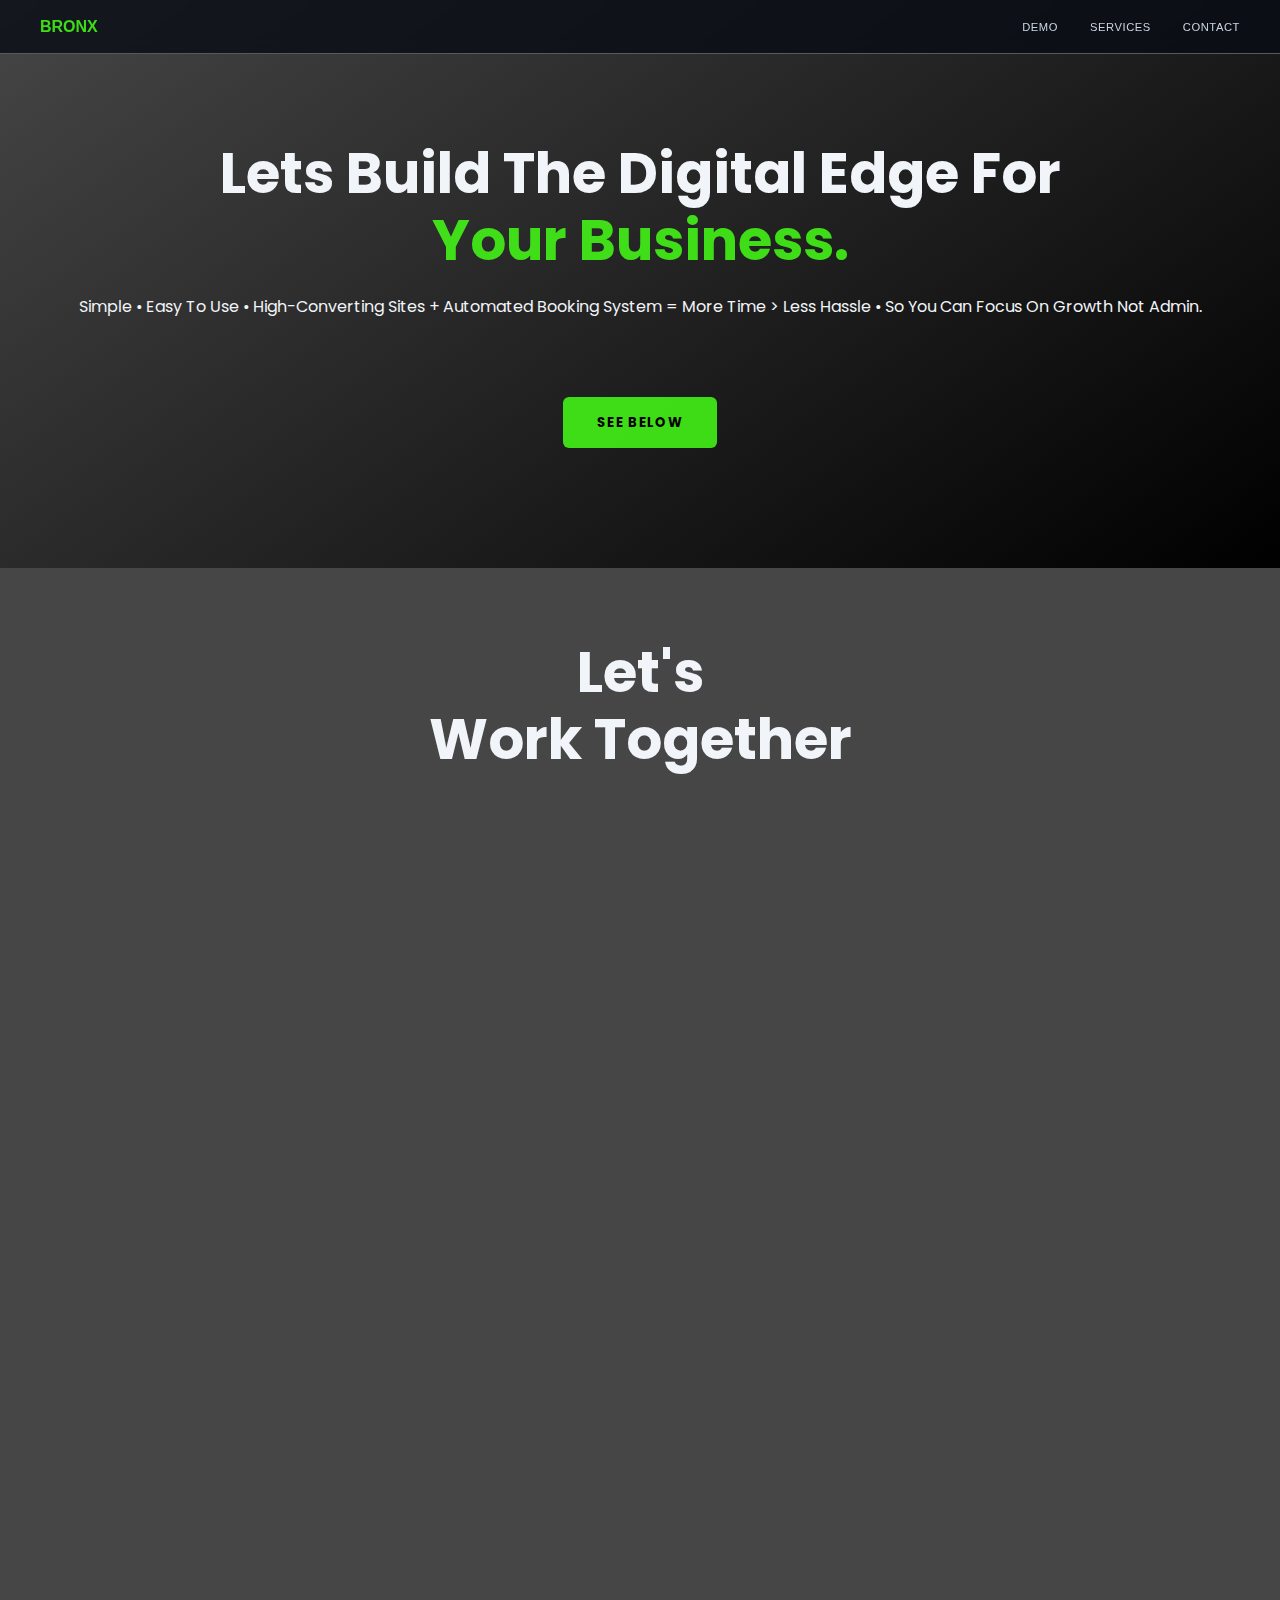
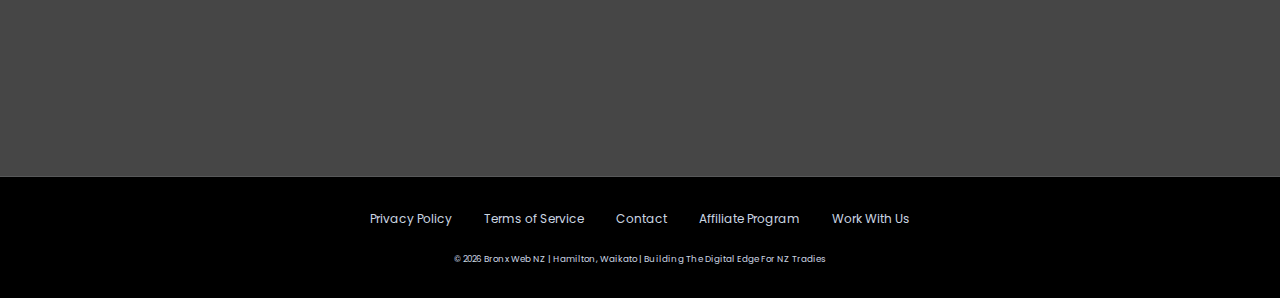
<file: contact.html>
<!DOCTYPE html>
<html lang="en">

<head>
    <meta charset="UTF-8">
    <meta name="viewport" content="width=device-width, initial-scale=1.0">

    <!-- ============ SEO ============ -->
    <title>Book a Strategy Call | Bronx Web - Tradie Websites Hamilton NZ</title>
    <meta name="description" content="Book a free 15-minute strategy call with Bronx Web Hamilton. Get a custom website for your NZ trade business. No obligation. Real advice.">
    <link rel="canonical" href="https://www.bronxweb.nz/contact.html">

    <!-- ============ OG TAGS ============ -->
    <meta property="og:title" content="Book a Free Strategy Call | Bronx Web Hamilton NZ">
    <meta property="og:description" content="15 minutes. No obligation. We'll map out exactly what your business needs. Real talk, real advice.">
    <meta property="og:type" content="website">
    <meta property="og:url" content="https://www.bronxweb.nz/contact.html">
    <meta property="og:image" content="https://www.bronxweb.nz/images/bronxfblogotrans.png">

    <!-- ============ GOOGLE VERIFICATION ============ -->
    <meta name="google-site-verification" content="7kXUbsEhpYH3b_LJoPCASMBe8InOv36K-T04v6wpGH8" />

    <!-- ============ FONTS + STYLES ============ -->
    <link rel="icon" type="image/x-icon" href="images/bronxfblogotrans.png">
    <link href="https://fonts.googleapis.com/css2?family=Poppins:wght@400;500;700;900&display=swap" rel="stylesheet">
    <link rel="stylesheet" href="styles.css">

    <!-- ============ SCHEMA: Organization + ContactPoint ============ -->
    <script type="application/ld+json">
    {
      "@context": "https://schema.org",
      "@type": "Organization",
      "name": "Bronx Web NZ",
      "url": "https://www.bronxweb.nz/",
      "logo": "https://www.bronxweb.nz/images/bronxfblogotrans.png",
      "contactPoint": {
        "@type": "ContactPoint",
        "contactType": "sales",
        "telephone": "+64-20-4011-4632",
        "email": "hello@bronxweb.nz"
      },
      "address": {
        "@type": "PostalAddress",
        "addressLocality": "Hamilton",
        "addressRegion": "Waikato",
        "addressCountry": "NZ"
      },
      "sameAs": [
        "https://www.facebook.com/bronxweb",
        "https://share.google/KoZppt6jHDESVG7H3"
      ]
    }
    </script>

    <style>
        /* ===== SCROLL REVEAL ===== */
        .reveal {
            opacity: 1;
            transform: translateY(0);
            transition: opacity 0.65s ease, transform 0.65s ease;
        }
        .reveal.js-ready { opacity: 0; transform: translateY(28px); }
        .reveal.visible { opacity: 1; transform: translateY(0); }

        /* ===== BUTTONS ===== */
        .btn-primary {
            background-color: var(--accent);
            color: #000;
            padding: 15px 34px;
            border-radius: 6px;
            font-weight: 700;
            font-size: 0.82rem;
            letter-spacing: 0.1em;
            text-transform: uppercase;
            text-decoration: none;
            border: none;
            cursor: pointer;
            transition: all 0.25s ease;
            display: inline-block;
        }
        .btn-primary:hover { background: #fff; transform: translateY(-2px); }
        .btn-ghost {
            background: transparent;
            color: var(--text-secondary);
            padding: 15px 34px;
            border-radius: 6px;
            font-weight: 600;
            font-size: 0.82rem;
            letter-spacing: 0.1em;
            text-transform: uppercase;
            text-decoration: none;
            border: 1px solid var(--border);
            cursor: pointer;
            transition: all 0.25s ease;
            display: inline-block;
        }
        .btn-ghost:hover { border-color: #44fc17; color: #44fc17; }

        /* ===== STICKY MOBILE CTA ===== */
        .sticky-cta {
            display: none;
            position: fixed;
            bottom: 0; left: 0; right: 0;
            background: rgba(0,0,0,0.95);
            border-top: 1px solid var(--border);
            padding: 12px 20px;
            z-index: 999;
            backdrop-filter: blur(8px);
        }
        .sticky-cta a {
            display: block;
            background: var(--accent); color: #000;
            text-align: center; padding: 14px;
            border-radius: 6px; font-weight: 700;
            font-size: 0.82rem; letter-spacing: 0.1em;
            text-transform: uppercase; text-decoration: none;
            transition: background 0.2s ease;
        }
        .sticky-cta a:hover { background: #fff; }
        @media (max-width: 768px) {
            .sticky-cta { display: block; }
            body { padding-bottom: 70px; }
        }
    </style>

    <style>
        /* === Bronx Web shared upgrade - matches index.html === */
        .reveal {
            opacity: 1;
            transform: translateY(0);
            transition: opacity 0.65s ease, transform 0.65s ease;
        }
        .reveal.js-ready {
            opacity: 0;
            transform: translateY(28px);
        }
        .reveal.visible {
            opacity: 1;
            transform: translateY(0);
        }
        .btn-primary {
            background-color: #44fc17;
            background-color: var(--accent);
            color: #000;
            padding: 15px 34px;
            border-radius: 6px;
            font-weight: 700;
            font-size: 0.82rem;
            letter-spacing: 0.1em;
            text-transform: uppercase;
            text-decoration: none;
            border: none;
            cursor: pointer;
            transition: all 0.25s ease;
            display: inline-block;
        }
        .btn-primary:hover { background: #fff; transform: translateY(-2px); }
        .btn-ghost {
            background: transparent;
            color: #cbd5e1;
            color: var(--text-secondary);
            padding: 15px 34px;
            border-radius: 6px;
            font-weight: 600;
            font-size: 0.82rem;
            letter-spacing: 0.1em;
            text-transform: uppercase;
            text-decoration: none;
            border: 1px solid #58595a;
            border-color: var(--border);
            cursor: pointer;
            transition: all 0.25s ease;
            display: inline-block;
        }
        .btn-ghost:hover { border-color: #44fc17; color: #44fc17; }
        .section-label {
            font-size: 0.65rem;
            letter-spacing: 0.3em;
            text-transform: uppercase;
            color: #44fc17;
            color: var(--accent);
            font-weight: 700;
            margin-bottom: 16px;
            display: block;
        }
        @media (max-width: 768px) {
            .section-label { font-size: 0.78rem; letter-spacing: 0.18em; }
        }
    </style>
</head>

<body>
    <!-- ===== NAV ===== -->
    <nav class="navbar">
        <div class="nav-container">
            <button class="nav-logo" onclick="window.location.href='index.html'">BRONX</button>
            <div class="nav-menu">
                <button class="nav-link" onclick="window.location.href='case-study.html'">Demo</button>
                <button class="nav-link" onclick="window.location.href='services.html'">Services</button>
                <button class="nav-link" onclick="window.location.href='contact.html'">Contact</button>
            </div>
        </div>
    </nav>

    <main id="main">

        <!-- Header -->
        <header class="header">
            <div class="container">
                <h1 class="reveal">Lets Build The Digital Edge For <br><span style="color: var(--accent)">Your Business.</span></h1>
                <p class="reveal">Simple • Easy To Use • High-Converting Sites + Automated Booking System = More Time > Less Hassle • So You Can Focus On Growth Not Admin.</p>
                <br>
                <br>
                <br>
                <a href="#book" class="btn-primary reveal">SEE BELOW</a>
            </div>
        </header>

        <section id="book" class="page-section" aria-label="Book a strategy call">
            <br><br>
            <h1 class="reveal" style="text-align:center;">Let's <br>Work Together</h1>
            <br><br>
            <!-- The Card Container -->
            <div class="calendly-card-holo reveal">
                <!-- Calendly Widget -->
                <div class="calendly-inline-widget" data-url="https://calendly.com/bronxweb/bronxweb-discovery-call?hide_gdpr_banner=1" style="min-width:320px;height:700px;"></div>
                <script type="text/javascript" src="https://assets.calendly.com/assets/external/widget.js" async></script>
            </div>

            <!-- Optional: Fallback text for no-JS or loading -->
            <noscript>
                <div style="text-align:center; color:#f1f5f9; padding:20px;">
                    <p>Calendly isn't loading? <a href="https://calendly.com/bronxweb/bronxweb-discovery-call" target="_blank" style="color:#44fc17; text-decoration:underline;">Click Here To Book Your Free Discovery Call</a>.</p>
                </div>
            </noscript>

            <div class="contact-info reveal">
                <div class="info-item">
                    <div class="info-value">$0</div>
                    <p>Cost for believing in yourself</p>
                </div>
                <div class="info-item">
                    <div class="info-value">1sec</div>
                    <p>Live Life On Your Terms</p>
                </div>
                <div class="info-item">
                    <div class="info-value">15min</div>
                    <p>To map out a clear path</p>
                </div>
                <div class="info-item">
                    <div class="info-value">24h</div>
                    <p>To start making it a reality</p>
                </div>
            </div>
        </section>

    </main>

    <!-- ===== STICKY MOBILE CTA ===== -->
    <div class="sticky-cta" aria-label="Book now">
        <a href="#book">Book a Free Strategy Call</a>
    </div>

    <!-- ===== FOOTER ===== -->
    <footer class="footer">
        <div class="section-container">
            <div class="footer-links">
                <a href="privacy-policy.html">Privacy Policy</a>
                <a href="terms-of-service.html">Terms of Service</a>
                <a href="contact.html">Contact</a>
                <a href="#">Affiliate Program</a>
                <a href="#">Work With Us</a>
            </div>
            <p class="footer-text">© 2026 Bronx Web NZ | Hamilton, Waikato | Building The Digital Edge For NZ Tradies</p>
        </div>
    </footer>

    <!-- ===== SCROLL REVEAL JS ===== -->
    <script>
        const reveals = document.querySelectorAll('.reveal');
        if ('IntersectionObserver' in window) {
            reveals.forEach(el => el.classList.add('js-ready'));
            const revealObserver = new IntersectionObserver((entries) => {
                entries.forEach(entry => {
                    if (entry.isIntersecting) {
                        entry.target.classList.add('visible');
                        revealObserver.unobserve(entry.target);
                    }
                });
            }, { threshold: 0.1 });
            reveals.forEach(el => revealObserver.observe(el));
        }
    </script>

    <!-- ===== GOOGLE ANALYTICS ===== -->
    <script async src="https://www.googletagmanager.com/gtag/js?id=G-KDW4HYDSGL"></script>
    <script>
        window.dataLayer = window.dataLayer || [];
        function gtag() { dataLayer.push(arguments); }
        gtag('js', new Date());
        gtag('config', 'G-KDW4HYDSGL');
    </script>


    <!-- Scroll reveal - matches index.html -->
    <script>
        const reveals = document.querySelectorAll('.reveal');
        if ('IntersectionObserver' in window) {
            reveals.forEach(el => el.classList.add('js-ready'));
            const revealObserver = new IntersectionObserver((entries) => {
                entries.forEach(entry => {
                    if (entry.isIntersecting) {
                        entry.target.classList.add('visible');
                        revealObserver.unobserve(entry.target);
                    }
                });
            }, { threshold: 0.1 });
            reveals.forEach(el => revealObserver.observe(el));
        }
    </script>
</body>
</html>
</file>
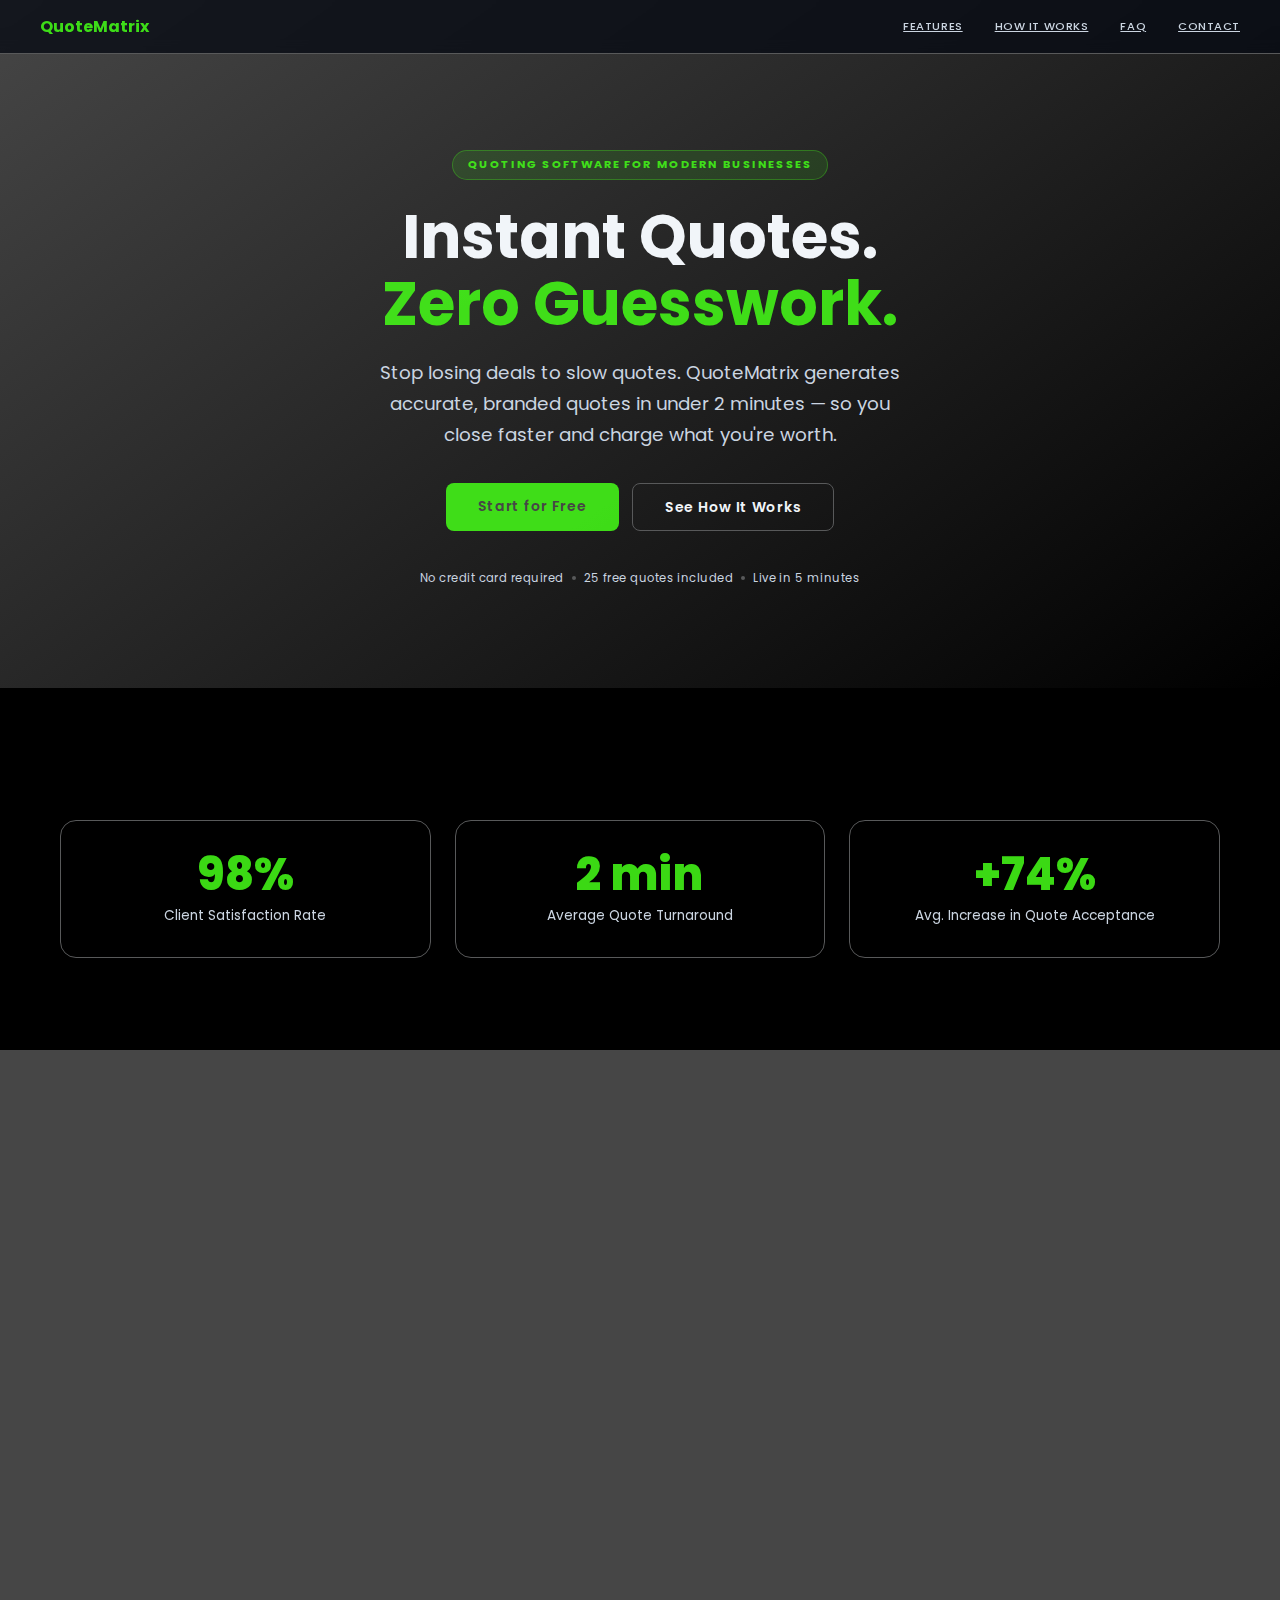
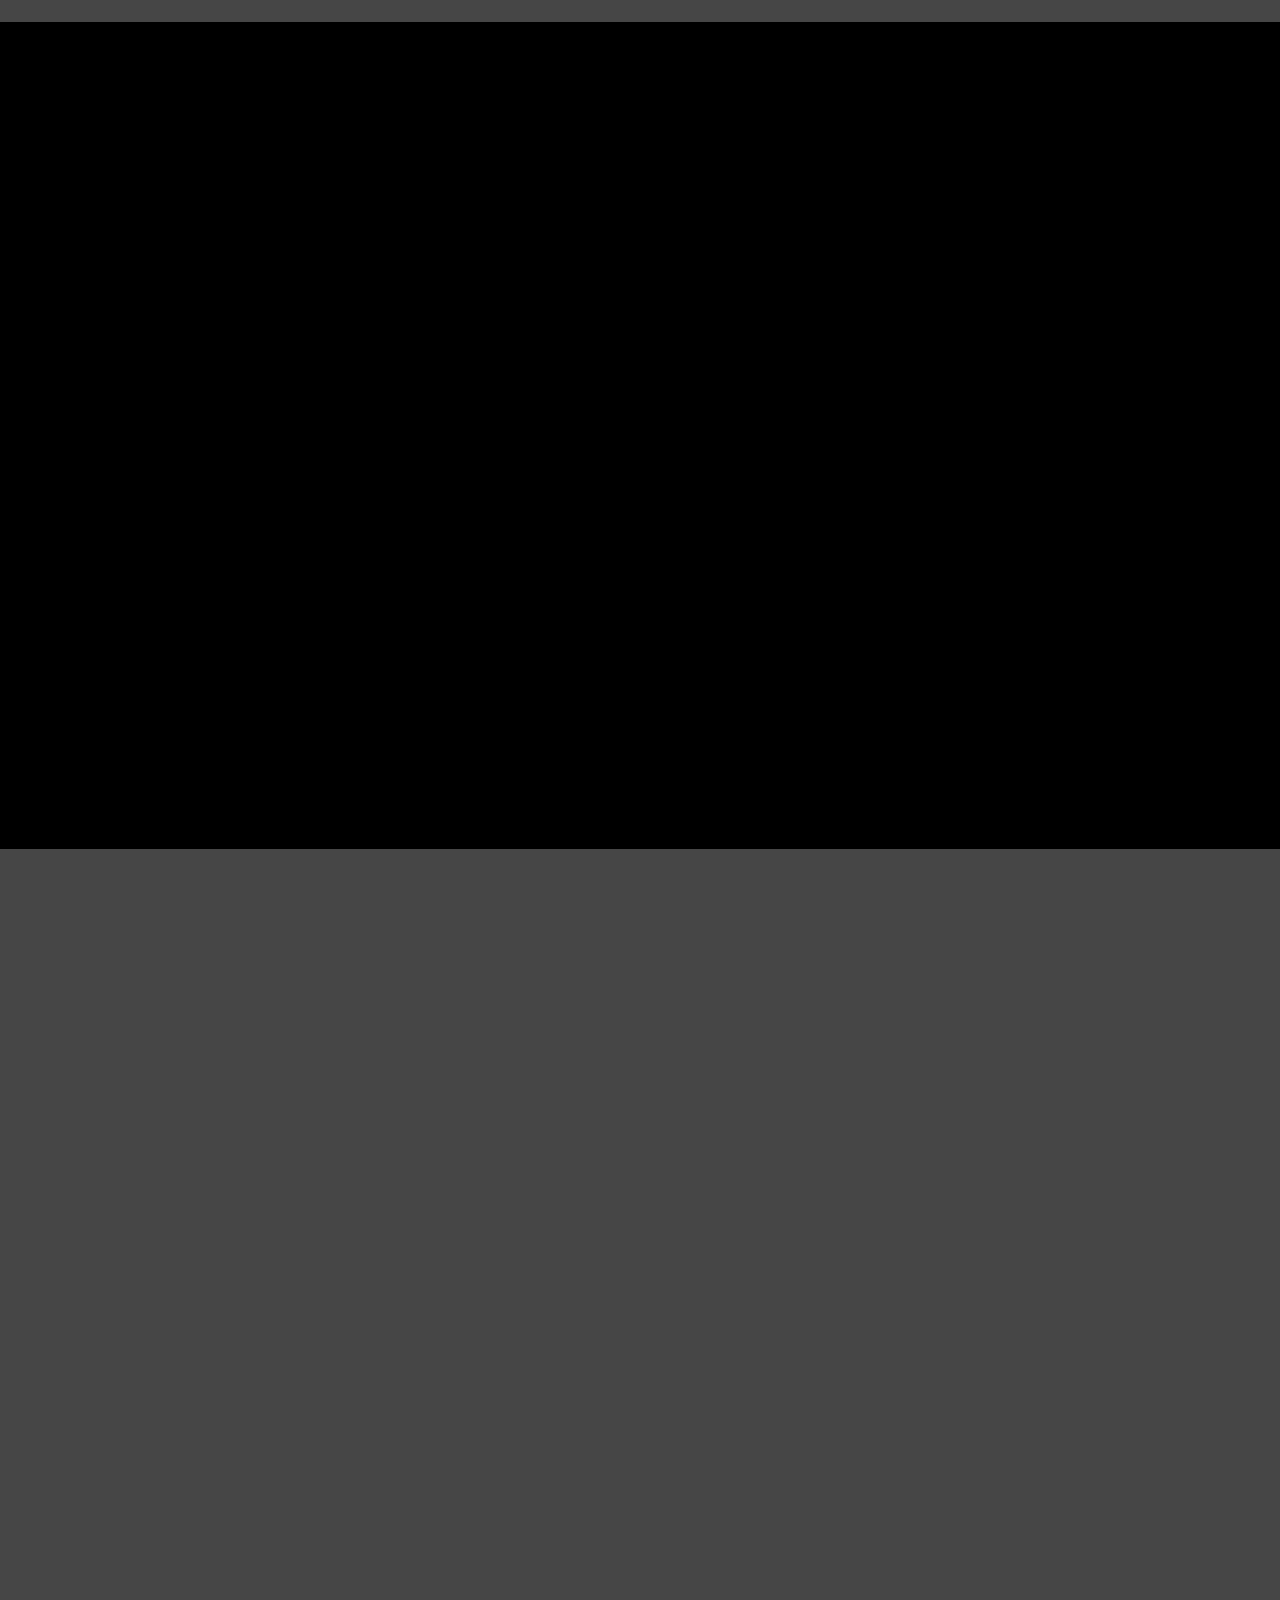
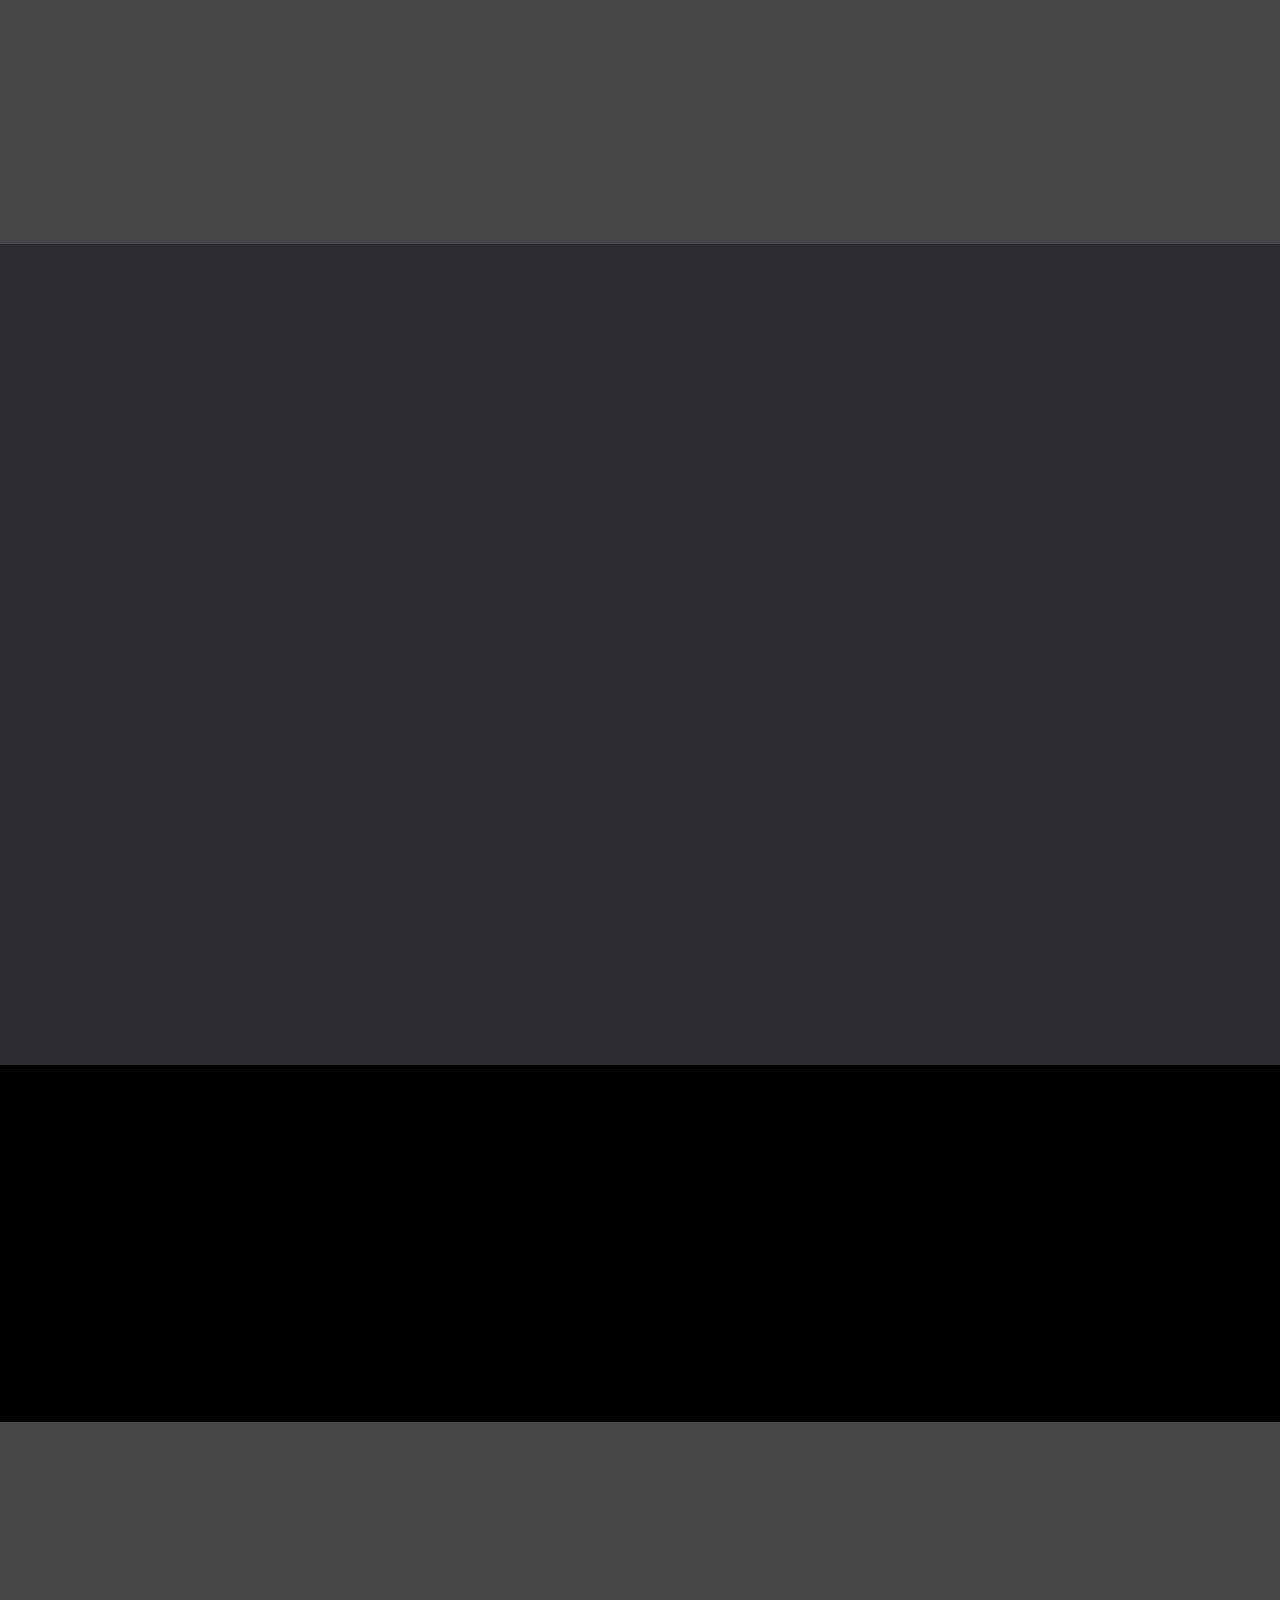
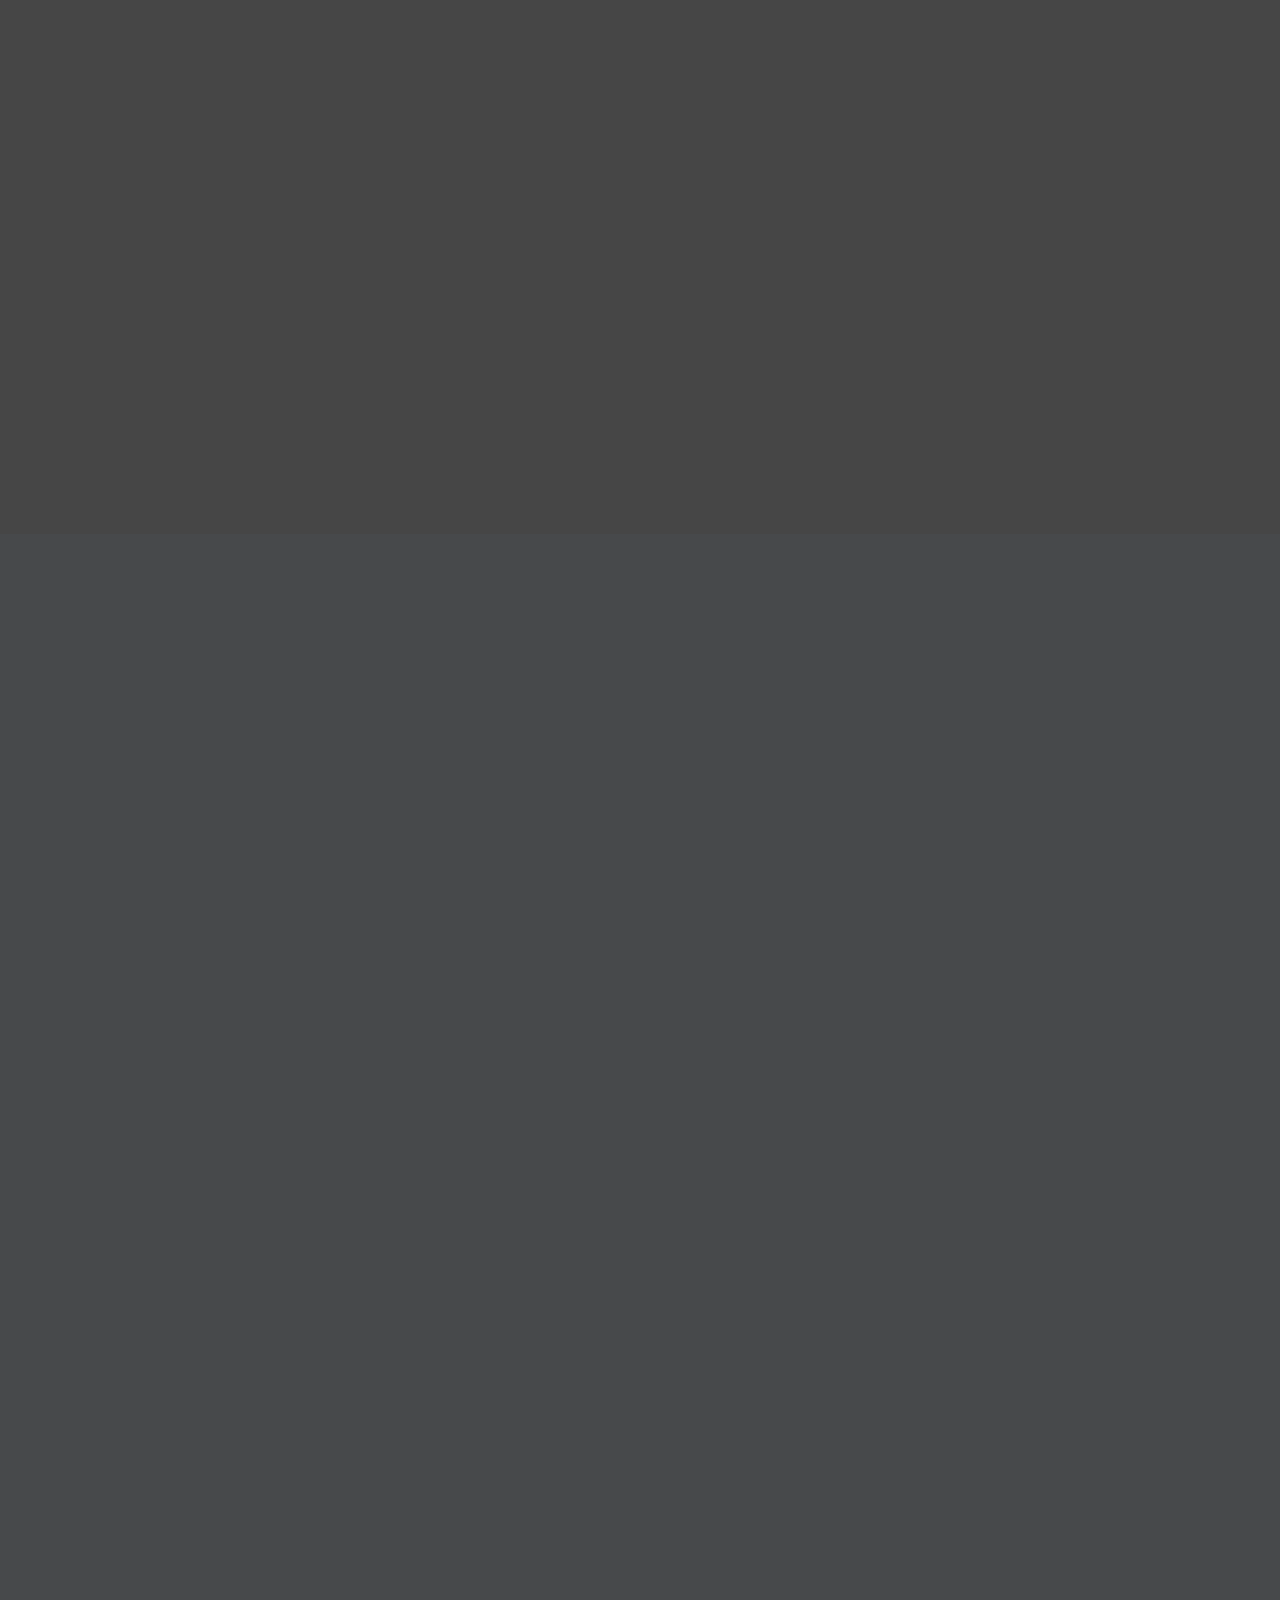
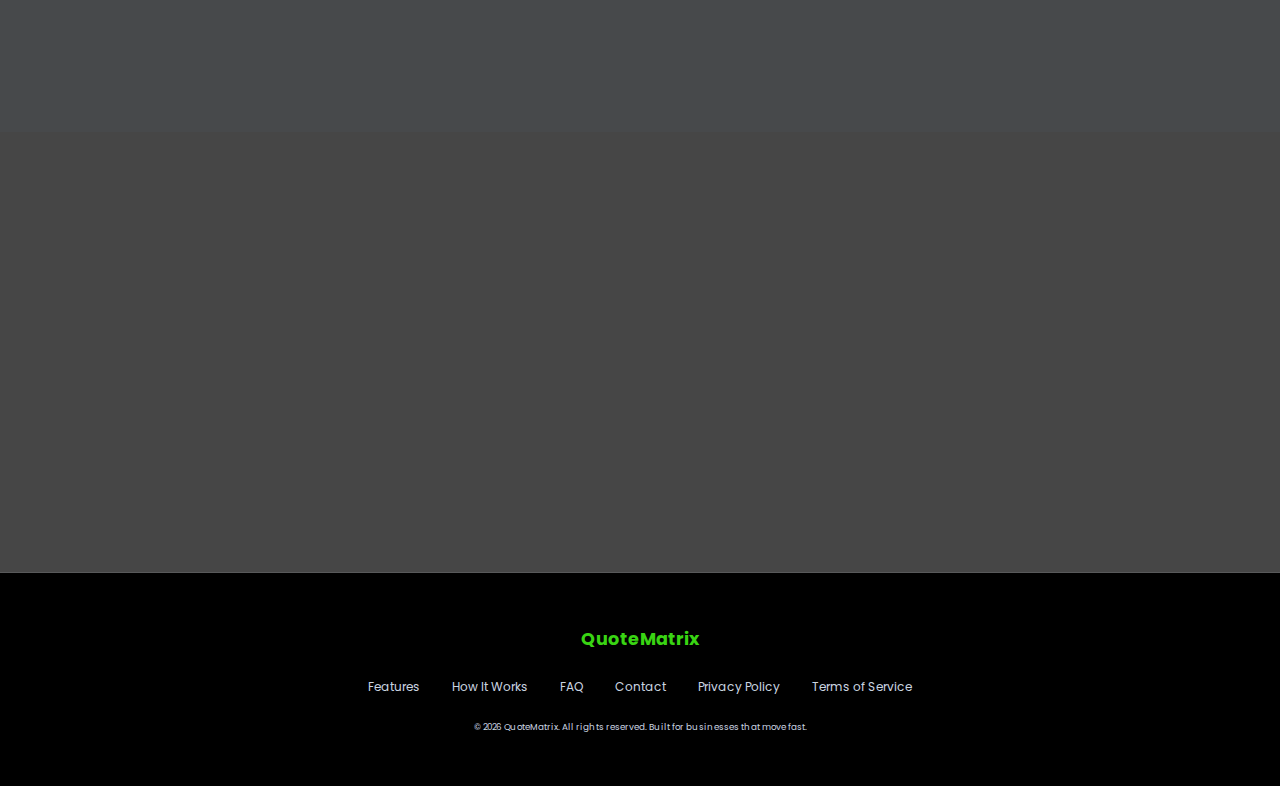
<file: QuoteMatrixLanding.html>
<!DOCTYPE html>
<html lang="en">
<head>
  <meta charset="UTF-8" />
  <meta name="viewport" content="width=device-width, initial-scale=1.0" />
  <title>QuoteMatrix — Instant Quotes. Zero Guesswork.</title>
  <link rel="stylesheet" href="styles.css" />
  <link href="https://fonts.googleapis.com/css2?family=Poppins:wght@400;500;600;700;800&display=swap" rel="stylesheet" />

  <style>
    /* ============================================================
       PAGE-SPECIFIC STYLES — QuoteMatrixLanding.html only
       Colours always use CSS vars from styles.css :root
    ============================================================ */

    /* --- Scroll animation base state --- */
    .reveal {
      opacity: 0;
      transform: translateY(28px);
      transition: opacity 0.65s ease, transform 0.65s ease;
    }
    .reveal.visible {
      opacity: 1;
      transform: translateY(0);
    }
    .reveal-delay-1 { transition-delay: 0.1s; }
    .reveal-delay-2 { transition-delay: 0.2s; }
    .reveal-delay-3 { transition-delay: 0.3s; }
    .reveal-delay-4 { transition-delay: 0.4s; }

    /* --- Section helpers --- */
    .qm-section {
      padding: 72px 0;
    }
    .qm-section-dark {
      background-color: var(--bg-lighter);
    }
    .qm-section-surface {
      background-color: var(--surface);
    }
    .qm-section-alt {
      background-color: var(--surface-alt);
    }

    /* --- Pill label above headings --- */
    .qm-pill {
      display: inline-block;
      background: rgba(68, 252, 23, 0.12);
      border: 1px solid rgba(68, 252, 23, 0.3);
      color: var(--accent);
      font-size: 0.7rem;
      font-weight: 700;
      letter-spacing: 0.14em;
      text-transform: uppercase;
      padding: 0.3rem 0.9rem;
      border-radius: 100px;
      margin-bottom: 1rem;
    }

    /* --- Hero --- */
    .qm-hero {
      background: linear-gradient(145deg, var(--bg-dark) 0%, var(--bg-lighter) 100%);
      padding: 130px 0 80px;
      text-align: center;
    }
    .qm-hero h1 {
      font-size: clamp(2.2rem, 6vw, 3.8rem);
      line-height: 1.1;
      margin: 0.5rem 0 1.2rem;
    }
    .qm-hero h1 span {
      color: var(--accent);
    }
    .qm-hero-sub {
      color: var(--text-secondary);
      font-size: clamp(1rem, 2.5vw, 1.15rem);
      max-width: 520px;
      margin: 0 auto 2rem;
      line-height: 1.7;
    }
    .qm-hero-ctas {
      display: flex;
      gap: 0.85rem;
      justify-content: center;
      flex-wrap: wrap;
    }
    .qm-hero-trust {
      margin-top: 2.4rem;
      font-size: 0.72rem;
      color: var(--text-secondary);
      letter-spacing: 0.04em;
      display: flex;
      align-items: center;
      justify-content: center;
      gap: 0.5rem;
    }
    .qm-hero-trust .dot {
      width: 4px;
      height: 4px;
      border-radius: 50%;
      background: var(--border);
      display: inline-block;
    }

    /* --- Ghost / outline CTA variant --- */
    .cta-ghost {
      background: transparent;
      color: var(--text);
      padding: 0.75rem 2rem;
      border: 1px solid var(--border);
      border-radius: 0.5rem;
      font-weight: 600;
      letter-spacing: 0.05em;
      font-size: 0.875rem;
      cursor: pointer;
      transition: all 0.3s ease;
      text-decoration: none;
      display: inline-block;
    }
    .cta-ghost:hover {
      border-color: var(--accent);
      color: var(--accent);
      transform: translateY(-2px);
    }

    /* --- Stats grid (responsive 3→1 col) --- */
    .qm-stats-grid {
      display: grid;
      grid-template-columns: repeat(3, 1fr);
      gap: 24px;
      margin-top: 2.5rem;
    }
    .qm-stat-card {
      background: rgba(0,0,0,0.45);
      backdrop-filter: blur(20px);
      border: 1px solid var(--border);
      border-radius: 16px;
      padding: 2rem 1.5rem;
      text-align: center;
      position: relative;
      transition: transform 0.3s ease, box-shadow 0.3s ease;
      overflow: hidden;
    }
    .qm-stat-card::after {
      content: '';
      position: absolute;
      bottom: 0; left: 0;
      width: 100%; height: 3px;
      background: var(--accent);
      transform: scaleX(0);
      transform-origin: left;
      transition: transform 0.25s ease;
    }
    .qm-stat-card:hover { transform: translateY(-8px); box-shadow: 0 24px 50px rgba(0,0,0,0.5); }
    .qm-stat-card:hover::after { transform: scaleX(1); }
    .qm-stat-num {
      font-size: 2.8rem;
      font-weight: 800;
      color: var(--accent);
      line-height: 1;
      margin-bottom: 0.5rem;
    }
    .qm-stat-label {
      font-size: 0.85rem;
      color: var(--text-secondary);
      line-height: 1.4;
    }

    /* --- Pain points --- */
    .qm-pain-grid {
      display: grid;
      grid-template-columns: repeat(2, 1fr);
      gap: 16px;
      margin-top: 2rem;
    }
    .qm-pain-item {
      background: rgba(0,0,0,0.35);
      border: 1px solid var(--border);
      border-radius: 12px;
      padding: 1.2rem 1.4rem;
      display: flex;
      align-items: flex-start;
      gap: 0.75rem;
      transition: border-color 0.3s ease;
    }
    .qm-pain-item:hover { border-color: rgba(68,252,23,0.4); }
    .qm-pain-icon {
      font-size: 1.4rem;
      flex-shrink: 0;
      margin-top: 0.1rem;
    }
    .qm-pain-item p {
      font-size: 0.9rem;
      color: var(--text-secondary);
      margin: 0;
      line-height: 1.5;
    }

    /* --- Features (2-col grid) --- */
    .qm-features-grid {
      display: grid;
      grid-template-columns: repeat(2, 1fr);
      gap: 20px;
      margin-top: 2.5rem;
    }
    .qm-feature-card {
      background: rgba(0,0,0,0.45);
      backdrop-filter: blur(20px);
      border: 1px solid var(--border);
      border-radius: 16px;
      padding: 2rem 1.8rem;
      transition: transform 0.3s ease, border-color 0.3s ease;
      position: relative;
      overflow: hidden;
    }
    .qm-feature-card::after {
      content: '';
      position: absolute;
      bottom: 0; left: 0;
      width: 100%; height: 3px;
      background: var(--accent);
      transform: scaleX(0);
      transform-origin: left;
      transition: transform 0.25s ease;
    }
    .qm-feature-card:hover { transform: translateY(-6px); border-color: rgba(68,252,23,0.3); }
    .qm-feature-card:hover::after { transform: scaleX(1); }
    .qm-feature-icon {
      font-size: 2rem;
      margin-bottom: 0.9rem;
    }
    .qm-feature-card h3 {
      font-size: 1.05rem;
      font-weight: 700;
      color: var(--text);
      text-align: left;
      margin: 0 0 0.5rem;
    }
    .qm-feature-card p {
      font-size: 0.875rem;
      color: var(--text-secondary);
      line-height: 1.6;
      margin: 0;
    }

    /* --- Mid-page CTA bar --- */
    .qm-cta-bar {
      background: linear-gradient(90deg, rgba(68,252,23,0.08) 0%, rgba(68,252,23,0.03) 100%);
      border-top: 1px solid rgba(68,252,23,0.15);
      border-bottom: 1px solid rgba(68,252,23,0.15);
      padding: 3rem 0;
      text-align: center;
    }
    .qm-cta-bar h2 {
      font-size: clamp(1.4rem, 3.5vw, 2rem);
      margin-bottom: 0.75rem;
    }
    .qm-cta-bar p {
      color: var(--text-secondary);
      font-size: 0.95rem;
      margin-bottom: 1.75rem;
    }

    /* --- Testimonials modern cards --- */
    .qm-testimonials-grid {
      display: grid;
      grid-template-columns: repeat(2, 1fr);
      gap: 20px;
      margin-top: 2.5rem;
    }
    .qm-testi-card {
      background: rgba(0,0,0,0.4);
      backdrop-filter: blur(16px);
      border: 1px solid var(--border);
      border-radius: 16px;
      padding: 2rem;
      display: flex;
      flex-direction: column;
      gap: 1.2rem;
      transition: border-color 0.3s ease, transform 0.3s ease;
    }
    .qm-testi-card:hover { border-color: rgba(68,252,23,0.35); transform: translateY(-5px); }
    .qm-testi-stars {
      color: #facc15;
      font-size: 0.95rem;
      letter-spacing: 2px;
    }
    .qm-testi-quote {
      font-size: 0.9rem;
      color: var(--text-secondary);
      font-style: italic;
      line-height: 1.7;
      margin: 0;
      border-left: 3px solid var(--accent);
      padding-left: 1rem;
    }
    .qm-testi-author {
      display: flex;
      align-items: center;
      gap: 0.75rem;
    }
    .qm-testi-avatar {
      width: 42px;
      height: 42px;
      border-radius: 50%;
      background: var(--surface-alt);
      border: 2px solid var(--accent);
      display: flex;
      align-items: center;
      justify-content: center;
      font-size: 1.1rem;
      flex-shrink: 0;
    }
    .qm-testi-name {
      font-size: 0.85rem;
      font-weight: 700;
      color: var(--text);
    }
    .qm-testi-role {
      font-size: 0.75rem;
      color: var(--text-secondary);
    }

    /* --- FAQ accordion (CSS + JS) --- */
    .qm-faq-list {
      margin-top: 2.5rem;
      display: flex;
      flex-direction: column;
      gap: 12px;
      max-width: 720px;
      margin-left: auto;
      margin-right: auto;
    }
    .qm-faq-item {
      background: rgba(0,0,0,0.4);
      border: 1px solid var(--border);
      border-radius: 12px;
      overflow: hidden;
      transition: border-color 0.3s ease;
    }
    .qm-faq-item.open { border-color: rgba(68,252,23,0.35); }
    .qm-faq-q {
      width: 100%;
      background: none;
      border: none;
      color: var(--text);
      font-family: 'Poppins', sans-serif;
      font-size: 0.95rem;
      font-weight: 600;
      text-align: left;
      padding: 1.2rem 1.5rem;
      cursor: pointer;
      display: flex;
      justify-content: space-between;
      align-items: center;
      gap: 1rem;
    }
    .qm-faq-q:hover { color: var(--accent); }
    .qm-faq-chevron {
      font-size: 1rem;
      color: var(--accent);
      transition: transform 0.3s ease;
      flex-shrink: 0;
    }
    .qm-faq-item.open .qm-faq-chevron { transform: rotate(180deg); }
    .qm-faq-a {
      max-height: 0;
      overflow: hidden;
      transition: max-height 0.4s ease, padding 0.3s ease;
      padding: 0 1.5rem;
    }
    .qm-faq-item.open .qm-faq-a { max-height: 200px; padding: 0 1.5rem 1.2rem; }
    .qm-faq-a p {
      font-size: 0.875rem;
      color: var(--text-secondary);
      line-height: 1.7;
      margin: 0;
    }

    /* --- Trust badges row --- */
    .qm-trust-row {
      display: flex;
      justify-content: center;
      align-items: center;
      gap: 2rem;
      flex-wrap: wrap;
      margin-top: 2.5rem;
      padding: 1.5rem;
      border: 1px solid var(--border);
      border-radius: 12px;
      background: rgba(0,0,0,0.25);
    }
    .qm-badge {
      display: flex;
      align-items: center;
      gap: 0.5rem;
      font-size: 0.8rem;
      color: var(--text-secondary);
      font-weight: 500;
    }
    .qm-badge .badge-icon {
      font-size: 1.2rem;
      color: var(--accent);
    }

    /* --- Contact section --- */
    .qm-contact-wrap {
      display: flex;
      flex-direction: column;
      align-items: center;
      padding: 80px 0;
    }
    .contact-card {
      max-width: 560px;
    }

    /* --- Sticky mobile CTA --- */
    .qm-sticky-cta {
      display: none;
      position: fixed;
      bottom: 0;
      left: 0;
      right: 0;
      background: rgba(7,11,20,0.92);
      backdrop-filter: blur(10px);
      border-top: 1px solid var(--border);
      padding: 0.85rem 1.5rem;
      z-index: 999;
      text-align: center;
    }
    .qm-sticky-cta .cta-big {
      width: 100%;
      display: block;
    }

    /* --- Section headings centred --- */
    .qm-section-head {
      text-align: center;
      margin-bottom: 0.5rem;
    }
    .qm-section-sub {
      text-align: center;
      color: var(--text-secondary);
      font-size: 0.95rem;
      max-width: 520px;
      margin: 0 auto;
      line-height: 1.7;
    }

    /* ============================================================
       RESPONSIVE
    ============================================================ */
    @media (max-width: 768px) {
      .qm-stats-grid { grid-template-columns: 1fr; gap: 16px; }
      .qm-pain-grid { grid-template-columns: 1fr; }
      .qm-features-grid { grid-template-columns: 1fr; }
      .qm-testimonials-grid { grid-template-columns: 1fr; }
      .qm-hero-ctas { flex-direction: column; align-items: stretch; padding: 0 1rem; }
      .qm-hero-ctas .cta-big,
      .qm-hero-ctas .cta-ghost { text-align: center; }
      .qm-section { padding: 56px 0; }
      .qm-sticky-cta { display: block; }
      body { padding-bottom: 72px; }
    }
  </style>
</head>
<body>

  <!-- ==================== NAVBAR ==================== -->
  <nav class="navbar">
    <div class="nav-container">
      <span class="nav-logo">QuoteMatrix</span>
      <div class="nav-menu">
        <a href="#features" class="nav-link">Features</a>
        <a href="#how-it-works" class="nav-link">How It Works</a>
        <a href="#faq" class="nav-link">FAQ</a>
        <a href="#contact" class="nav-link">Contact</a>
      </div>
    </div>
  </nav>

  <!-- ==================== HERO ==================== -->
  <section class="qm-hero">
    <div class="container">
      <div class="qm-pill reveal">Quoting Software for Modern Businesses</div>
      <h1 class="reveal reveal-delay-1">
        Instant Quotes.<br>
        <span>Zero Guesswork.</span>
      </h1>
      <p class="qm-hero-sub reveal reveal-delay-2">
        Stop losing deals to slow quotes. QuoteMatrix generates accurate, branded quotes in under 2 minutes — so you close faster and charge what you're worth.
      </p>
      <div class="qm-hero-ctas reveal reveal-delay-3">
        <a href="#contact" class="cta-big">Start for Free</a>
        <a href="#how-it-works" class="cta-ghost">See How It Works</a>
      </div>
      <div class="qm-hero-trust reveal reveal-delay-4">
        <span>No credit card required</span>
        <span class="dot"></span>
        <span>25 free quotes included</span>
        <span class="dot"></span>
        <span>Live in 5 minutes</span>
      </div>
    </div>
  </section>

  <!-- ==================== STATS ==================== -->
  <section class="qm-section qm-section-dark" id="stats">
    <div class="container">
      <div class="qm-stats-grid">
        <div class="qm-stat-card reveal reveal-delay-1">
          <div class="qm-stat-num">98%</div>
          <div class="qm-stat-label">Client Satisfaction Rate</div>
        </div>
        <div class="qm-stat-card reveal reveal-delay-2">
          <div class="qm-stat-num">2 min</div>
          <div class="qm-stat-label">Average Quote Turnaround</div>
        </div>
        <div class="qm-stat-card reveal reveal-delay-3">
          <div class="qm-stat-num">+74%</div>
          <div class="qm-stat-label">Avg. Increase in Quote Acceptance</div>
        </div>
      </div>
    </div>
  </section>

  <!-- ==================== PAIN POINTS ==================== -->
  <section class="qm-section" id="pain">
    <div class="container">
      <div class="qm-pill reveal">Sound Familiar?</div>
      <h2 class="qm-section-head reveal reveal-delay-1">Your quoting process is costing you jobs.</h2>
      <p class="qm-section-sub reveal reveal-delay-2">
        Most businesses lose 30% of quotes to slow turnaround, formatting errors, or underselling. Here's what that looks like day-to-day:
      </p>
      <div class="qm-pain-grid">
        <div class="qm-pain-item reveal reveal-delay-1">
          <span class="qm-pain-icon">⏳</span>
          <p>Spending 2–3 hours building a single quote in a spreadsheet or Word doc</p>
        </div>
        <div class="qm-pain-item reveal reveal-delay-2">
          <span class="qm-pain-icon">😬</span>
          <p>Sending quotes that look amateur compared to your competitors</p>
        </div>
        <div class="qm-pain-item reveal reveal-delay-3">
          <span class="qm-pain-icon">📉</span>
          <p>Underpricing jobs because margin calculations are done manually</p>
        </div>
        <div class="qm-pain-item reveal reveal-delay-4">
          <span class="qm-pain-icon">🔁</span>
          <p>Chasing clients for approvals via long email threads or phone calls</p>
        </div>
      </div>
    </div>
  </section>

  <!-- ==================== FEATURES ==================== -->
  <section class="qm-section qm-section-dark" id="features">
    <div class="container">
      <div class="qm-pill reveal">Features</div>
      <h2 class="qm-section-head reveal reveal-delay-1">Everything you need. Nothing you don't.</h2>
      <p class="qm-section-sub reveal reveal-delay-2">Built specifically for trade, service, and consulting businesses that quote daily.</p>
      <div class="qm-features-grid">
        <div class="qm-feature-card reveal reveal-delay-1">
          <div class="qm-feature-icon">⚡</div>
          <h3>Lightning-Fast Quotes</h3>
          <p>Generate fully itemised, professional quotes in under two minutes using our smart pricing engine.</p>
        </div>
        <div class="qm-feature-card reveal reveal-delay-2">
          <div class="qm-feature-icon">🎨</div>
          <h3>Branded Templates</h3>
          <p>Your logo, your colours, your voice — every quote looks like it came from a premium agency.</p>
        </div>
        <div class="qm-feature-card reveal reveal-delay-3">
          <div class="qm-feature-icon">📊</div>
          <h3>Pricing Matrix Engine</h3>
          <p>Define complex pricing rules once. QuoteMatrix handles the maths for every job, every time — margins, taxes, discounts.</p>
        </div>
        <div class="qm-feature-card reveal reveal-delay-4">
          <div class="qm-feature-icon">✅</div>
          <h3>One-Click Client Approval</h3>
          <p>Clients approve digitally in one tap — no printing, no PDFs, no back-and-forth. You get notified instantly.</p>
        </div>
      </div>
    </div>
  </section>

  <!-- ==================== HOW IT WORKS ==================== -->
  <section class="qm-section" id="how-it-works">
    <div class="container">
      <div class="qm-pill reveal">Process</div>
      <h2 class="qm-section-head reveal reveal-delay-1">Up and running in 3 steps.</h2>
      <p class="qm-section-sub reveal reveal-delay-2">No training required. No IT team needed. Just better quotes, faster.</p>
      <div class="how-it-works-steps">
        <div class="step-card reveal reveal-delay-1">
          <div class="step-number">1</div>
          <div class="step-text">
            <h3>Enter Job Details</h3>
            <p>Fill in scope, materials, and labour using our guided form. Our prompts make sure you never miss a line item.</p>
          </div>
        </div>
        <div class="step-card reveal reveal-delay-2">
          <div class="step-number">2</div>
          <div class="step-text">
            <h3>Matrix Calculates Everything</h3>
            <p>Your saved pricing rules apply instantly — margins, taxes, and discounts are all calculated automatically. No errors.</p>
          </div>
        </div>
        <div class="step-card reveal reveal-delay-3">
          <div class="step-number">3</div>
          <div class="step-text">
            <h3>Send & Close</h3>
            <p>Deliver a polished quote by email or shareable link. Clients approve in one click. You win the job.</p>
          </div>
        </div>
      </div>
    </div>
  </section>

  <!-- ==================== MID-PAGE CTA BAR ==================== -->
  <div class="qm-cta-bar reveal">
    <div class="container">
      <h2>Ready to stop losing jobs to slow quotes?</h2>
      <p>Join 1,200+ businesses already using QuoteMatrix to close more deals.</p>
      <a href="#contact" class="cta-big">Get Started Free — No Card Required</a>
    </div>
  </div>

  <!-- ==================== TESTIMONIALS ==================== -->
  <section class="qm-section qm-section-surface" id="testimonials">
    <div class="container">
      <div class="qm-pill reveal">Social Proof</div>
      <h2 class="qm-section-head reveal reveal-delay-1">Real results from real businesses.</h2>
      <div class="qm-testimonials-grid">
        <div class="qm-testi-card reveal reveal-delay-1">
          <div class="qm-testi-stars">★★★★★</div>
          <p class="qm-testi-quote">
            "Before QuoteMatrix, quoting a mid-size fit-out took us half a day. Now it's done before the client gets back to their car. Genuinely game-changing."
          </p>
          <div class="qm-testi-author">
            <div class="qm-testi-avatar">👷</div>
            <div>
              <div class="qm-testi-name">Marcus T.</div>
              <div class="qm-testi-role">Commercial Fit-Out Contractor</div>
            </div>
          </div>
        </div>
        <div class="qm-testi-card reveal reveal-delay-2">
          <div class="qm-testi-stars">★★★★★</div>
          <p class="qm-testi-quote">
            "We went from a 40% quote acceptance rate to 74% in three months. The branded quotes look so much more professional than what our competitors send."
          </p>
          <div class="qm-testi-author">
            <div class="qm-testi-avatar">💼</div>
            <div>
              <div class="qm-testi-name">Priya S.</div>
              <div class="qm-testi-role">Founder, Apex Cleaning Services</div>
            </div>
          </div>
        </div>
        <div class="qm-testi-card reveal reveal-delay-3">
          <div class="qm-testi-stars">★★★★★</div>
          <p class="qm-testi-quote">
            "The pricing matrix alone saved us from underquoting on a $60k job. It paid for itself in week one."
          </p>
          <div class="qm-testi-author">
            <div class="qm-testi-avatar">🏗️</div>
            <div>
              <div class="qm-testi-name">Daniel R.</div>
              <div class="qm-testi-role">Director, Ridgeline Civil</div>
            </div>
          </div>
        </div>
        <div class="qm-testi-card reveal reveal-delay-4">
          <div class="qm-testi-stars">★★★★★</div>
          <p class="qm-testi-quote">
            "Setup took 15 minutes and my first quote went out the same day. Clients keep commenting on how professional it looks."
          </p>
          <div class="qm-testi-author">
            <div class="qm-testi-avatar">🔧</div>
            <div>
              <div class="qm-testi-name">Sarah M.</div>
              <div class="qm-testi-role">Owner, SM Plumbing & Gas</div>
            </div>
          </div>
        </div>
      </div>
    </div>
  </section>

  <!-- ==================== TRUST BADGES ==================== -->
  <section class="qm-section qm-section-dark">
    <div class="container">
      <p class="qm-section-sub reveal" style="margin-bottom:0;">Trusted by growing businesses across trades, services, and consulting.</p>
      <div class="qm-trust-row reveal reveal-delay-1">
        <div class="qm-badge"><span class="badge-icon">🔒</span> SSL Encrypted</div>
        <div class="qm-badge"><span class="badge-icon">☁️</span> Cloud-Based</div>
        <div class="qm-badge"><span class="badge-icon">📱</span> Mobile-Ready</div>
        <div class="qm-badge"><span class="badge-icon">🔄</span> Auto Backup</div>
        <div class="qm-badge"><span class="badge-icon">🎯</span> GDPR Compliant</div>
      </div>
    </div>
  </section>

  <!-- ==================== FAQ ==================== -->
  <section class="qm-section" id="faq">
    <div class="container">
      <div class="qm-pill reveal">FAQ</div>
      <h2 class="qm-section-head reveal reveal-delay-1">Common questions, straight answers.</h2>
      <div class="qm-faq-list">

        <div class="qm-faq-item reveal reveal-delay-1">
          <button class="qm-faq-q" aria-expanded="false">
            How long does it take to get set up?
            <span class="qm-faq-chevron">▼</span>
          </button>
          <div class="qm-faq-a">
            <p>Most users are sending their first quote within 15 minutes of signing up. Add your business details, upload a logo, and set your pricing rules — that's it. No training calls required.</p>
          </div>
        </div>

        <div class="qm-faq-item reveal reveal-delay-2">
          <button class="qm-faq-q" aria-expanded="false">
            Is it really free to start?
            <span class="qm-faq-chevron">▼</span>
          </button>
          <div class="qm-faq-a">
            <p>Yes — no credit card, no trial period. Your first 25 quotes are completely free. After that, plans start from $29/month with unlimited quotes. Cancel any time.</p>
          </div>
        </div>

        <div class="qm-faq-item reveal reveal-delay-3">
          <button class="qm-faq-q" aria-expanded="false">
            Can I customise quotes with my branding?
            <span class="qm-faq-chevron">▼</span>
          </button>
          <div class="qm-faq-a">
            <p>Absolutely. Upload your logo, set your brand colours, add custom headers and footers, and include your terms and conditions. Every quote goes out looking 100% on-brand.</p>
          </div>
        </div>

        <div class="qm-faq-item reveal reveal-delay-4">
          <button class="qm-faq-q" aria-expanded="false">
            How do clients approve quotes?
            <span class="qm-faq-chevron">▼</span>
          </button>
          <div class="qm-faq-a">
            <p>Clients receive a link to a clean, mobile-friendly quote page. They review it, click "Approve", and you get an instant notification. No account needed on their end. No back-and-forth.</p>
          </div>
        </div>

        <div class="qm-faq-item reveal">
          <button class="qm-faq-q" aria-expanded="false">
            What industries does QuoteMatrix work for?
            <span class="qm-faq-chevron">▼</span>
          </button>
          <div class="qm-faq-a">
            <p>QuoteMatrix is used by trades (construction, plumbing, electrical), professional services (consulting, marketing, IT), cleaning businesses, event companies, and more. If you quote jobs, it works for you.</p>
          </div>
        </div>

      </div>
    </div>
  </section>

  <!-- ==================== CONTACT FORM ==================== -->
  <section class="qm-section qm-section-alt" id="contact">
    <div class="qm-contact-wrap container">
      <div class="qm-pill reveal">Get Started</div>
      <h2 class="qm-section-head reveal reveal-delay-1">Request a Demo or Ask a Question</h2>
      <p class="qm-section-sub reveal reveal-delay-2" style="margin-bottom:2rem;">
        We'll reply within one business day. No sales pressure — just real answers.
      </p>
      <div class="contact-card reveal reveal-delay-3">
        <form class="contact-form">
          <div class="form-group">
            <label for="name">Full Name</label>
            <input type="text" id="name" name="name" placeholder="Jane Smith" required />
          </div>
          <div class="form-group">
            <label for="email">Email Address</label>
            <input type="email" id="email" name="email" placeholder="jane@company.com" required />
          </div>
          <div class="form-group">
            <label for="company">Company</label>
            <input type="text" id="company" name="company" placeholder="Your Business Name" />
          </div>
          <div class="form-group">
            <label for="interest">I'm interested in</label>
            <select id="interest" name="interest">
              <option value="">Select an option…</option>
              <option value="demo">Live Demo</option>
              <option value="quote">Getting a Quote</option>
              <option value="pricing">Pricing Information</option>
              <option value="other">Something Else</option>
            </select>
          </div>
          <div class="form-group">
            <label for="message">Message</label>
            <textarea id="message" name="message" rows="4" placeholder="Tell us about your quoting needs…"></textarea>
          </div>
          <button type="submit" class="cta-big">Send Message</button>
          <p class="form-note">No spam. We respond within 1 business day.</p>
        </form>
      </div>
    </div>
  </section>

  <!-- ==================== FINAL CTA BANNER ==================== -->
  <section class="cta-footer reveal">
    <div class="container">
      <div class="qm-pill" style="margin-bottom:1rem;">Free to Start</div>
      <h2>Stop losing jobs to slow quotes.</h2>
      <p style="color:var(--text-secondary);max-width:480px;margin:0 auto 2rem;font-size:0.95rem;">
        Join 1,200+ businesses. No credit card. No setup fees. Your first 25 quotes are on us.
      </p>
      <a href="#contact" class="cta-big">Get Started Free</a>
    </div>
  </section>

  <!-- ==================== FOOTER ==================== -->
  <footer class="footer">
    <div class="container">
      <div style="text-align:center;margin-bottom:1.5rem;">
        <span class="nav-logo" style="font-size:1.1rem;">QuoteMatrix</span>
      </div>
      <div class="footer-links">
        <a href="#features">Features</a>
        <a href="#how-it-works">How It Works</a>
        <a href="#faq">FAQ</a>
        <a href="#contact">Contact</a>
        <a href="#">Privacy Policy</a>
        <a href="#">Terms of Service</a>
      </div>
      <p class="footer-text">© 2026 QuoteMatrix. All rights reserved. Built for businesses that move fast.</p>
    </div>
  </footer>

  <!-- ==================== STICKY MOBILE CTA ==================== -->
  <div class="qm-sticky-cta">
    <a href="#contact" class="cta-big">Start for Free — No Card Required</a>
  </div>

  <!-- ==================== JS: Scroll reveal + FAQ accordion ==================== -->
  <script>
    // Scroll reveal
    const observer = new IntersectionObserver((entries) => {
      entries.forEach(e => {
        if (e.isIntersecting) {
          e.target.classList.add('visible');
          observer.unobserve(e.target);
        }
      });
    }, { threshold: 0.12 });

    document.querySelectorAll('.reveal').forEach(el => observer.observe(el));

    // FAQ accordion
    document.querySelectorAll('.qm-faq-q').forEach(btn => {
      btn.addEventListener('click', () => {
        const item = btn.closest('.qm-faq-item');
        const isOpen = item.classList.contains('open');
        // Close all
        document.querySelectorAll('.qm-faq-item').forEach(i => i.classList.remove('open'));
        document.querySelectorAll('.qm-faq-q').forEach(b => b.setAttribute('aria-expanded', 'false'));
        // Toggle clicked
        if (!isOpen) {
          item.classList.add('open');
          btn.setAttribute('aria-expanded', 'true');
        }
      });
    });

    // Hide sticky CTA after contact section comes into view
    const contactSection = document.getElementById('contact');
    const stickyBar = document.querySelector('.qm-sticky-cta');
    if (contactSection && stickyBar) {
      const stickyObserver = new IntersectionObserver((entries) => {
        entries.forEach(e => {
          stickyBar.style.opacity = e.isIntersecting ? '0' : '1';
          stickyBar.style.pointerEvents = e.isIntersecting ? 'none' : 'auto';
        });
      }, { threshold: 0.2 });
      stickyObserver.observe(contactSection);
    }
  </script>

</body>
</html>
</file>
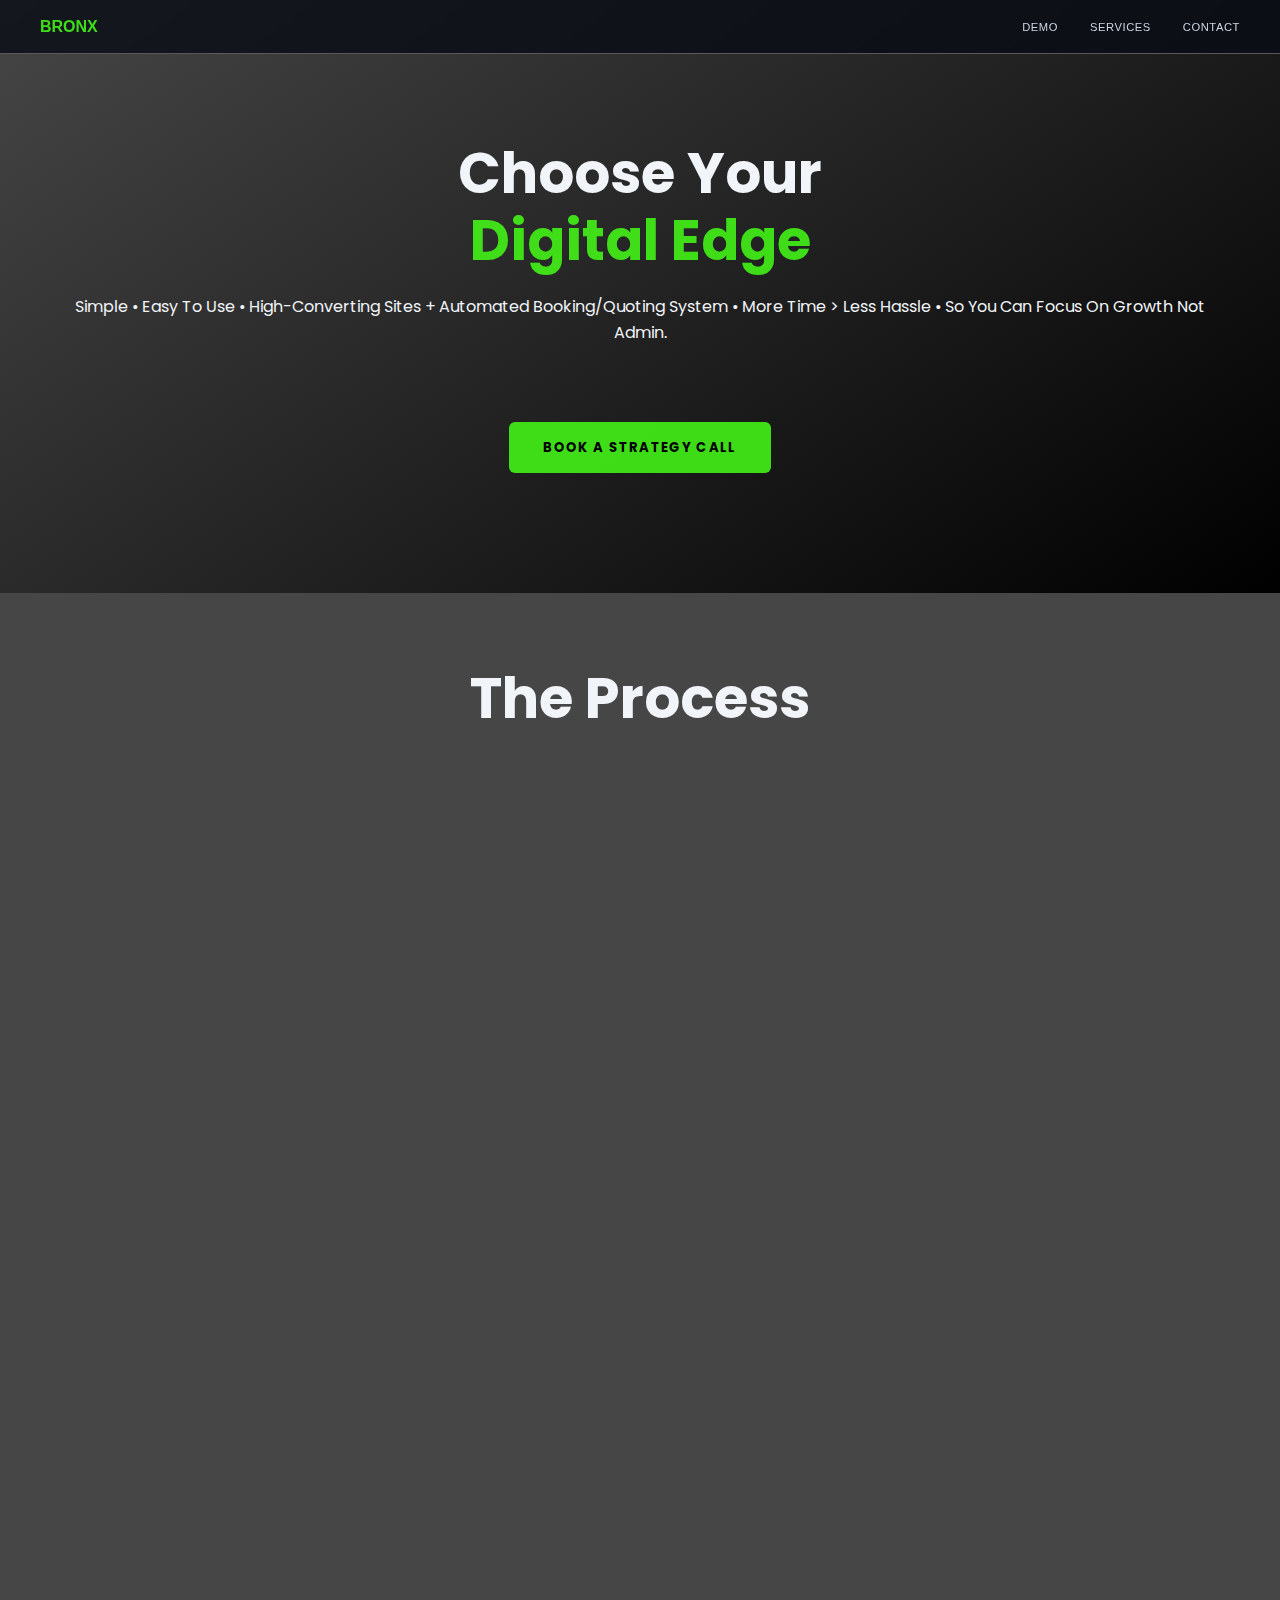
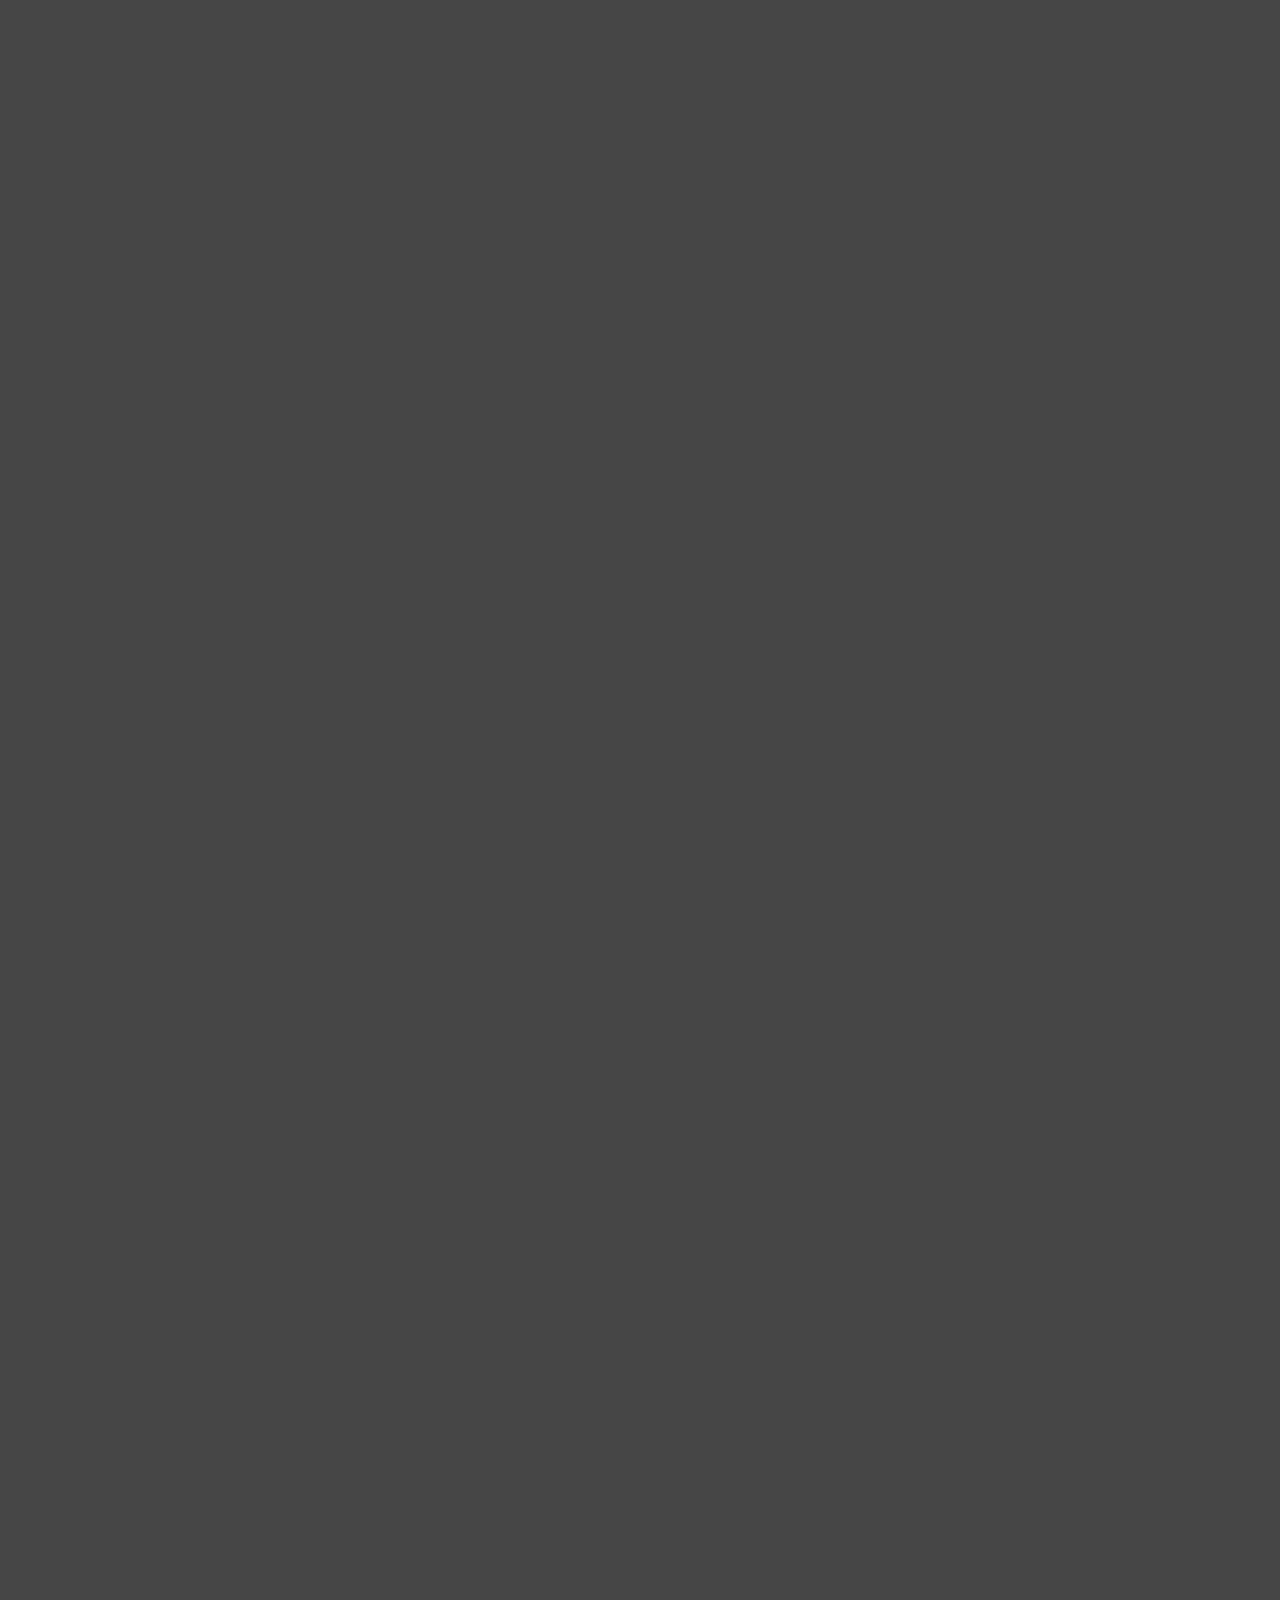
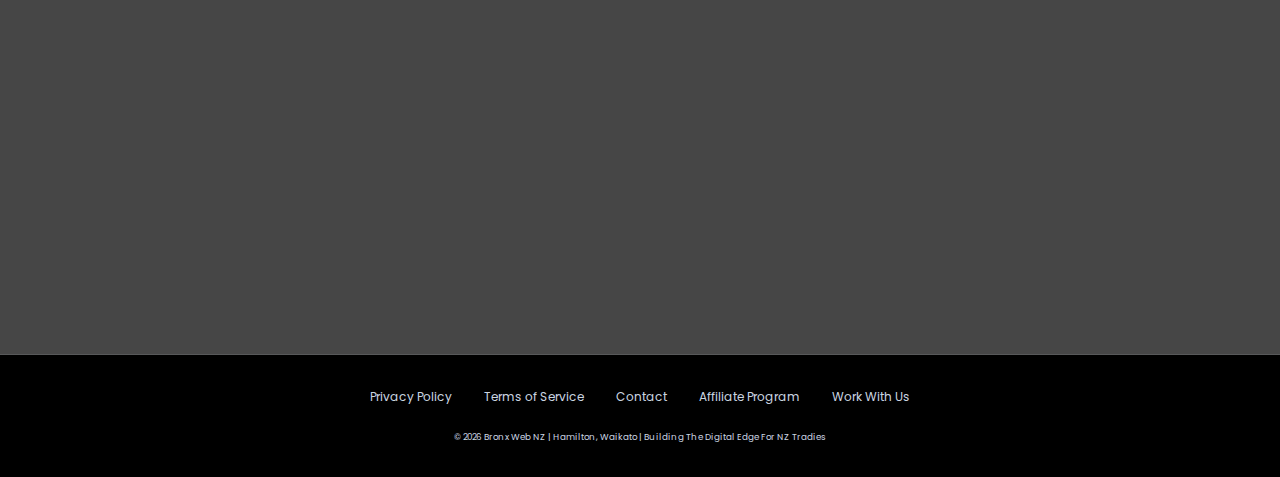
<file: services.html>
<!DOCTYPE html>
<html lang="en">

<head>
    <meta charset="UTF-8">
    <meta name="viewport" content="width=device-width, initial-scale=1.0">

    <!-- ============ SEO ============ -->
    <title>Tradie Website Packages NZ | Bronx Web — From $2,900 NZD + GST</title>
    <meta name="description" content="Custom tradie website packages in NZ. Start Up from $2,900, Premium from $4,900. Mobile-first, booking systems, local SEO. Built in Hamilton by Bronx Web.">
    <link rel="canonical" href="https://www.bronxweb.nz/services.html">

    <!-- ============ OG TAGS ============ -->
    <meta property="og:title" content="Tradie Website Packages NZ | Bronx Web — From $2,900 NZD + GST">
    <meta property="og:description" content="Custom tradie websites built in Hamilton NZ. Mobile-first, booking systems, local SEO. Start Up from $2,900 NZD + GST.">
    <meta property="og:type" content="website">
    <meta property="og:url" content="https://www.bronxweb.nz/services.html">
    <meta property="og:image" content="https://www.bronxweb.nz/bronxfblogotrans.png">

    <!-- ============ GOOGLE VERIFICATION ============ -->
    <meta name="google-site-verification" content="7kXUbsEhpYH3b_LJoPCASMBe8InOv36K-T04v6wpGH8" />

    <!-- ============ FONTS + STYLES ============ -->
    <link rel="icon" type="image/x-icon" href="bronxfblogotrans.png">
    <link href="https://fonts.googleapis.com/css2?family=Poppins:wght@400;500;700;900&display=swap" rel="stylesheet">
    <link rel="stylesheet" href="styles.css">

    <!-- ============ SCHEMA: ItemList / Services ============ -->
    <script type="application/ld+json">
    {
      "@context": "https://schema.org",
      "@type": "ItemList",
      "itemListElement": [
        {
          "@type": "Service",
          "position": 1,
          "name": "Start Up Website Package",
          "description": "5-page custom tradie website with mobile-first responsive design, basic online booking, Google Business optimisation and basic SEO setup.",
          "provider": {
            "@type": "Organization",
            "name": "Bronx Web NZ",
            "url": "https://www.bronxweb.nz/"
          },
          "areaServed": { "@type": "Country", "name": "New Zealand" },
          "offers": { "@type": "Offer", "price": "2900", "priceCurrency": "NZD" }
        },
        {
          "@type": "Service",
          "position": 2,
          "name": "Premium Website Package",
          "description": "Advanced tradie website with quoting and booking systems, stronger branding, review collection strategy and initial local SEO setup.",
          "provider": {
            "@type": "Organization",
            "name": "Bronx Web NZ",
            "url": "https://www.bronxweb.nz/"
          },
          "areaServed": { "@type": "Country", "name": "New Zealand" },
          "offers": { "@type": "Offer", "price": "4900", "priceCurrency": "NZD" }
        },
        {
          "@type": "Service",
          "position": 3,
          "name": "Custom Website Solutions",
          "description": "Custom-built websites with tailored integrations and automation for multi-location or specialised trade businesses.",
          "provider": {
            "@type": "Organization",
            "name": "Bronx Web NZ",
            "url": "https://www.bronxweb.nz/"
          },
          "areaServed": { "@type": "Country", "name": "New Zealand" }
        }
      ]
    }
    </script>

    <!-- ============ SCHEMA: FAQPage ============ -->
    <script type="application/ld+json">
    {
      "@context": "https://schema.org",
      "@type": "FAQPage",
      "mainEntity": [
        {
          "@type": "Question",
          "name": "Do you offer free quotes?",
          "acceptedAnswer": {
            "@type": "Answer",
            "text": "Yes, we provide a free strategy call and online quote for all our packages. No obligation."
          }
        },
        {
          "@type": "Question",
          "name": "How long does it take to build a website?",
          "acceptedAnswer": {
            "@type": "Answer",
            "text": "Typically 2–4 weeks for the Start Up package, depending on how quickly content, photos and feedback are provided."
          }
        },
        {
          "@type": "Question",
          "name": "Can you integrate booking and quote automation?",
          "acceptedAnswer": {
            "@type": "Answer",
            "text": "Yes, all our packages include options for automated quote requests and booking systems so enquiries land where they should."
          }
        }
      ]
    }
    </script>

    <!-- ============ SCHEMA: Organization ============ -->
    <script type="application/ld+json">
    {
      "@context": "https://schema.org",
      "@type": "Organization",
      "name": "Bronx Web NZ",
      "url": "https://www.bronxweb.nz/",
      "logo": "https://www.bronxweb.nz/bronxfblogotrans.png",
      "contactPoint": {
        "@type": "ContactPoint",
        "contactType": "customer support",
        "telephone": "+64-20-4011-4632",
        "email": "hello@bronxweb.nz"
      },
      "sameAs": [
        "https://www.facebook.com/bronxweb",
        "https://share.google/KoZppt6jHDESVG7H3"
      ]
    }
    </script>

    <style>
        /* ===== SCROLL REVEAL ===== */
        .reveal {
            opacity: 1;
            transform: translateY(0);
            transition: opacity 0.65s ease, transform 0.65s ease;
        }
        .reveal.js-ready { opacity: 0; transform: translateY(28px); }
        .reveal.visible { opacity: 1; transform: translateY(0); }

        /* ===== BUTTONS ===== */
        .btn-primary {
            background-color: var(--accent);
            color: #000;
            padding: 15px 34px;
            border-radius: 6px;
            font-weight: 700;
            font-size: 0.82rem;
            letter-spacing: 0.1em;
            text-transform: uppercase;
            text-decoration: none;
            border: none;
            cursor: pointer;
            transition: all 0.25s ease;
            display: inline-block;
        }
        .btn-primary:hover { background: #fff; transform: translateY(-2px); }
        .btn-ghost {
            background: transparent;
            color: var(--text-secondary);
            padding: 15px 34px;
            border-radius: 6px;
            font-weight: 600;
            font-size: 0.82rem;
            letter-spacing: 0.1em;
            text-transform: uppercase;
            text-decoration: none;
            border: 1px solid var(--border);
            cursor: pointer;
            transition: all 0.25s ease;
            display: inline-block;
        }
        .btn-ghost:hover { border-color: #44fc17; color: #44fc17; }

        /* ===== STICKY MOBILE CTA ===== */
        .sticky-cta {
            display: none;
            position: fixed;
            bottom: 0; left: 0; right: 0;
            background: rgba(0,0,0,0.95);
            border-top: 1px solid var(--border);
            padding: 12px 20px;
            z-index: 999;
            backdrop-filter: blur(8px);
        }
        .sticky-cta a {
            display: block;
            background: var(--accent); color: #000;
            text-align: center; padding: 14px;
            border-radius: 6px; font-weight: 700;
            font-size: 0.82rem; letter-spacing: 0.1em;
            text-transform: uppercase; text-decoration: none;
            transition: background 0.2s ease;
        }
        .sticky-cta a:hover { background: #fff; }
        @media (max-width: 768px) {
            .sticky-cta { display: block; }
            body { padding-bottom: 70px; }
        }
    </style>
</head>

<body>
    <!-- ===== NAV ===== -->
    <nav class="navbar">
        <div class="nav-container">
            <button class="nav-logo" onclick="window.location.href='index.html'">BRONX</button>
            <div class="nav-menu">
                <button class="nav-link" onclick="window.location.href='case-study.html'">Demo</button>
                <button class="nav-link" onclick="window.location.href='services.html'">Services</button>
                <button class="nav-link" onclick="window.location.href='contact.html'">Contact</button>
            </div>
        </div>
    </nav>

    <main id="main">

        <!-- Header -->
        <header class="header">
            <div class="container">
                <h1 class="reveal">Choose Your<br><span style="color: var(--accent)">Digital Edge</span></h1>
                <p class="reveal">Simple • Easy To Use • High-Converting Sites + Automated Booking/Quoting System • More Time > Less Hassle • So You Can Focus On Growth Not Admin.</p>
                <br>
                <br>
                <br>
                <a href="contact.html" class="btn-primary reveal">BOOK A STRATEGY CALL</a>
            </div>
        </header>

        <section class="services" aria-label="Services and pricing">
            <br><br>
            <h1 class="reveal" style="text-align:center;"> The Process </h1>
            <br><br>

            <section class="services-container fade-in-up">
                <!-- HOW IT WORKS STEPS -->
                <div class="how-it-works-steps">
                    <div class="step-card reveal">
                        <div class="step-number">1</div>
                        <div class="step-text">
                            <p><strong>Tell us what you need:</strong><br> Select a package. Book your strategy call to map out the best path, to implement a website that works for you, including quoting/booking automation.</p>
                        </div>
                    </div>

                    <div class="step-card reveal">
                        <div class="step-number">2</div>
                        <div class="step-text">
                            <p><strong>We plan the build:</strong><br> Your site map, features, and automation are mapped out before we build anything. You'll know exactly what's included.</p>
                        </div>
                    </div>

                    <div class="step-card reveal">
                        <div class="step-number">3</div>
                        <div class="step-text">
                            <p><strong>We build and connect:</strong><br> Once built, tested, and connected to forms, booking tools, and quote requests so enquiries land where they should.</p>
                        </div>
                    </div>

                    <div class="step-card reveal">
                        <div class="step-number">4</div>
                        <div class="step-text">
                            <p><strong>Review and launch:</strong><br> Review the site, request changes, and once approved, it goes live. Mobile-friendly, fast-loading, and ready to be indexed.</p>
                        </div>
                    </div>
                </div>

                <!-- WHO IS IT FOR -->
                <div class="stat-card service-card reveal">
                    <h3 style="font-size: 35px;">Who This Is For</h3>
                    <div class="service-card-body">
                        <p>This service is for <strong>Tradies & Small Service Businesses</strong> who want a website that actually works for them. It saves time. Perfect if you're tired of missed enquiries, slow replies, or managing everything manually.</p>
                        <p>Ideal for those wanting a better online footprint, simple automation, and a system that works without constant attention.</p>
                    </div>
                </div>
            </section>

            <div class="services-container">
                <div class="stat-card service-card reveal">
                    <div class="service-card-header">
                        <h2 class="mobile-first"><span style="color: var(--accent)">Start Up.</span></h2>
                    </div>
                    <div class="service-card-body">
                        <p>Package includes:</p>
                        <p>• 5 Essential Pages To Get You Started</p>
                        <p>• Mobile-First Responsive Design</p>
                        <p>• Easy Online Quotes/Booking</p>
                        <p>• Basic SEO Setup + Google Maps Embed</p>
                        <p>• Clean, Professional Design With Your Branding</p>
                        <p>• Fast Turnaround: 2–4 Weeks</p>
                        <p>• Realistic Outcomes: 5–15+ extra Leads/Month + Reviews = Trust + ROI</p>
                    </div><br>
                    <div class="service-card-footer">
                        <h4>$2,900 NZD + GST</h4><br>
                        <a href="contact.html" class="btn-primary">Get Started</a>
                    </div>
                </div>

                <div class="stat-card service-card reveal" style="border: 3px solid var(--accent);">
                    <div class="service-card-header">
                        <h2 class="mobile-first"><span style="color: var(--accent)">Premium.</span></h2>
                    </div>
                    <div class="service-card-body">
                        <p>Package includes:</p>
                        <p>• Everything in Start Up +</p>
                        <p>• 2 Additional Pages (testimonials, before/after, service areas etc.)</p>
                        <p>• Advanced Quoting/Booking Systems</p>
                        <p>• Stronger Branding: Custom Icons, Subtle Animations.</p>
                        <p>• 1 Month Free Post Launch Maintenance (Tweaks, Support)</p>
                        <p>• Realistic Outcomes: 15–30+ extra Leads/Month + Reviews + Booking Systems = More ROI / Time To Focus On Your Growth.</p>
                    </div><br>
                    <div class="service-card-footer">
                        <h4>$4,900 NZD + GST</h4><br>
                        <a href="contact.html" class="btn-primary">Get Premium</a>
                    </div>
                </div>

                <div class="stat-card service-card reveal">
                    <div class="service-card-header">
                        <h2 class="mobile-first"><span style="color: var(--accent)">Custom.</span></h2>
                    </div>
                    <div class="service-card-body">
                        <p>Package includes:</p>
                        <p>• Everything in Premium +</p>
                        <p>• Multi-Location, Special Integrations, or Unique Features?</p>
                        <p>• Or Need Something More Specific?</p>
                        <p>• Tell us what you need — we'll map out the best solution for you. Let's Build Something Unique Together.</p>
                    </div>
                    <br>
                    <div class="service-card-footer">
                        <h4>Price on Scope</h4><br>
                        <a href="contact.html" class="btn-primary">Build Custom</a>
                    </div>
                </div>
            </div>
        </section>

    </main>

    <!-- ===== STICKY MOBILE CTA ===== -->
    <div class="sticky-cta" aria-label="Book now">
        <a href="contact.html">Book a Free Strategy Call</a>
    </div>

    <!-- ===== FOOTER ===== -->
    <footer class="footer">
        <div class="section-container">
            <div class="footer-links">
                <a href="privacy-policy.html">Privacy Policy</a>
                <a href="terms-of-service.html">Terms of Service</a>
                <a href="contact.html">Contact</a>
                <a href="#">Affiliate Program</a>
                <a href="#">Work With Us</a>
            </div>
            <p class="footer-text">© 2026 Bronx Web NZ | Hamilton, Waikato | Building The Digital Edge For NZ Tradies</p>
        </div>
    </footer>

    <!-- ===== SCROLL REVEAL JS ===== -->
    <script>
        const reveals = document.querySelectorAll('.reveal');
        if ('IntersectionObserver' in window) {
            reveals.forEach(el => el.classList.add('js-ready'));
            const revealObserver = new IntersectionObserver((entries) => {
                entries.forEach(entry => {
                    if (entry.isIntersecting) {
                        entry.target.classList.add('visible');
                        revealObserver.unobserve(entry.target);
                    }
                });
            }, { threshold: 0.1 });
            reveals.forEach(el => revealObserver.observe(el));
        }
    </script>

    <!-- ===== GOOGLE ANALYTICS ===== -->
    <script async src="https://www.googletagmanager.com/gtag/js?id=G-KDW4HYDSGL"></script>
    <script>
        window.dataLayer = window.dataLayer || [];
        function gtag() { dataLayer.push(arguments); }
        gtag('js', new Date());
        gtag('config', 'G-KDW4HYDSGL');
    </script>

</body>
</html>
</file>
<file: styles.css>
/* ==================== VARIABLES & RESET ==================== */
:root {
    --bg-dark: #464646;
    --bg-lighter: #000000;
    --surface: #2d2e30;
    --surface-alt: #47494b;
    --text: #f1f5f9;
    --text-secondary: #cbd5e1;
    --accent: #44fc17dc;
    --accent-dark: #727a70;
    --border: #58595a;
}

* {
    margin: 0;
    padding: 0;
    box-sizing: border-box;
}

body {
    background-color: var(--bg-dark);
    color: var(--text);
    font-family: 'Poppins', sans-serif;
    line-height: 1.6;
    margin: 0;
}

.container {
    max-width: 1200px;
    margin: 0 auto;
    padding: 20px;
}

/* ==================== TYPOGRAPHY ==================== */
h1, h2, h3 {
    margin: 20px 0;
    text-align: center;
    font-weight: 700;
    line-height: 1.2;
}

h1 { font-size: 3.5rem; }
h2 { font-size: 2.5rem; }
h3 { font-size: 1.8rem; }

/* ==================== NAVIGATION ==================== */
.navbar {
    position: fixed;
    top: 0;
    width: 100%;
    backdrop-filter: blur(6px);
    background-color: rgba(7, 11, 20, 0.8);
    border-bottom: 1px solid var(--border);
    z-index: 1000;
    padding: 0 2rem;
}

.nav-container {
    max-width: 1200px;
    margin: 0 auto;
    display: flex;
    justify-content: space-between;
    align-items: center;
    height: 53px;
}

.nav-logo {
    font-size: 1.0rem;
    font-weight: 700;
    color: var(--accent);
    background: none;
    border: none;
    cursor: pointer;
    transition: opacity 0.3s ease;
}

.nav-logo:hover {
    opacity: 0.8;
}

.nav-menu {
    display: flex;
    gap: 2rem;
}

.nav-link {
    background: none;
    border: none;
    color: var(--text-secondary);
    font-size: 0.70rem;
    font-weight: 500;
    text-transform: uppercase;
    letter-spacing: 0.05em;
    cursor: pointer;
    transition: color 0.3s ease;
}

.nav-link:hover {
    color: var(--accent);
}

/* ==================== HEADER & CTA ==================== */
.header {
    background: var(--bg-lighter);
    background: linear-gradient(145deg, var(--bg-dark) 0%, var(--bg-lighter) 100%);
    color: var(--text);
    padding: 100px 0;
    text-align: center;
}

.cta-header,
.cta-big {
    background-color: var(--accent);
    color: var(--bg-dark);
    padding: 0.75rem 2rem;
    border: none;
    border-radius: 0.5rem;
    font-weight: 600;
    letter-spacing: 0.05em;
    font-size: 0.875rem;
    cursor: pointer;
    transition: all 0.3s ease;
    position: relative;
    overflow: hidden;
    text-decoration: none;
}

.cta-header:hover,
.cta-big:hover {
    background: var(--accent-dark);
    transform: translateY(-2px);
    box-shadow: 0 10px 25px rgba(23, 237, 252, 0.3);
}

/* ==================== STATS ==================== */
.stats {
    display: flex;
    flex-direction: column;
    align-items: center;
    text-align: center;
}

.stats .grid-stats {
    display: grid;
    gap: 30px;
    grid-template-columns: repeat(3, 1fr);
    margin: 60px 0px;
    text-align: center;
    place-items: center;
}

.stat-card {
    background: rgba(0, 0, 0, 0.226);
    backdrop-filter: blur(20px);
    background-color: rgba(0,0,0,0.5);
    border: 1px solid var(--border);
    border-radius: 20px;
    box-shadow: 0 20px 30px rgba(0, 0, 0, 0.5);
    width: 100%;
    max-width: 300px;
    padding: 50px;
    transition: all 0.3s ease;
    position: relative;
    margin: 20px;
}

.stat-card.service-card {
    display: flex;
    flex-direction: column;
    align-items: center;
    margin: 20px auto;
    max-width: 600px;
    text-align: center;
}


.stat-card::after {
    content: '';
    position: absolute;
    bottom: 0;
    left: 0;
    width: 100%;
    height: 3px;
    background: var(--accent);
    transform: scaleX(0);
    transform-origin: left;
    transition: transform 0.2s ease;
    border-radius: 0 0 0.75rem 0.75rem;
}

.stat-card:hover {
    transform: translateY(-10px);
    box-shadow: 0 30px 60px rgba(0, 0, 0, 0.5);
}

.stat-card:hover::after {
    transform: scaleX(1);
}

.stat-card h3 {
    color: var(--accent);
    font-size: 3rem;
}

.stat-card p {
    color: var(--text-secondary);
}

/* ==================== CASE STUDIES ==================== */
.case-studies {
    /* background: var(--bg-lighter); Testing to see what it looks likeon index page */
    padding: 0 0 20px 0;
}

.case-study {
    background: rgba(0, 0, 0, 0.226);
    backdrop-filter: blur(20px);
    background-color: rgba(0, 0, 0, 0.5);
    box-shadow: 0 20px 30px rgba(0, 0, 0, 0.5);
    border: 1px solid var(--border);
    border-radius: 20px;
    margin: 20px 0;
    padding: 20px;
    transform: scale(0.95);
    transition: transform 0.3s ease;
}

.case-study:hover {
    transform: scale(1);
}

/* ==================== TESTIMONIAL & CHART ==================== */
.testimonial {
    background: var(--surface-alt);
    border-left: 5px solid var(--accent);
    font-size: 1.2rem;
    font-style: italic;
    margin: 20px 0;
    padding: 20px 10px;
    color: var(--text);
}

.chart {
    border-radius: 12px;
    display: block;
    margin: 30px auto;
    max-width: 600px;
    width: 100%;
    border: 1px solid var(--border);
}


/* ==================== CONTACT FORM ==================== */
.contact-card {
    background-color: var(--surface);
    border: 1px solid var(--border);
    border-radius: 0.75rem;
    padding: 1rem;
    margin-bottom: 1rem;
    box-shadow: 0 20px 30px rgba(13, 217, 255, 0.05);
    transition: all 0.3s ease;
    max-width: 500px;
    width: 100%;
}

@media (max-width: 768px) {
    .contact-card {
        width: 90%;
        max-width: 368px;
        margin: 1rem auto;
    }
}

.contact-card:hover {
    border-color: var(--accent);
    box-shadow: 0 0 30px rgba(13, 217, 255, 0.15);
}

.contact-form {
    display: grid;
    grid-template-columns: 1fr;
    gap: 1.5rem;
}

.form-group {
    display: flex;
    flex-direction: column;
}

.form-group label {
    font-size: 0.875rem;
    font-weight: 600;
    text-transform: uppercase;
    letter-spacing: 0.05em;
    margin-bottom: 0.5rem;
    color: var(--text);
}

.form-group input,
.form-group textarea,
.form-group select {
    background-color: var(--surface-alt);
    border: 1px solid var(--border);
    color: var(--text);
    padding: 0.75rem 1rem;
    border-radius: 0.5rem;
    font-family: inherit;
    font-size: 0.85rem;
    transition: all 0.3s ease;
}

.form-group input::placeholder,
.form-group textarea::placeholder {
    color: var(--text-secondary);
}

.form-group input:focus,
.form-group textarea:focus,
.form-group select:focus {
    outline: none;
    border-color: var(--accent);
    background-color: var(--bg-lighter);
    box-shadow: 0 0 20px rgba(13, 217, 255, 0.1);
}

.form-group select {
    cursor: pointer;
}

.form-note {
    text-align: center;
    font-size: 0.45rem;
    color: var(--text-secondary);
    margin: 0;
}

.contact-info {
    display: grid;
    grid-template-columns: repeat(auto-fit, minmax(150px, 1fr));
    gap: 2rem;
    text-align: center;
}

.info-item {
    padding: 1.5rem;
}

.info-value {
    font-size: 2rem;
    font-weight: 700;
    color: var(--accent);
    margin-bottom: 0.5rem;
}

.info-item p {
    font-size: 0.875rem;
    color: var(--text-secondary);
    margin: 0;
}


/* ==================== FOOTER LINKS & TEXT ==================== */
.footer {
    background: black;
    border-top: 1px solid var(--border);
    padding: 2rem 2rem;
}

.footer-links {
    display: flex;
    justify-content: center;
    gap: 2rem;
    margin-bottom: 1.5rem;
    flex-wrap: wrap;
}

.footer-links a {
    font-size: 0.75rem;
    color: var(--text-secondary);
    text-decoration: none;
    transition: color 0.3s ease;
}

.footer-links a:hover {
    color: var(--accent);
}

.footer-text {
    font-size: 0.55rem;
    color: var(--text-secondary);
    margin: 0;
    text-align: center;
}

/* ==================== CTA FOOTER ==================== */
.cta-footer {
    background: var(--surface-alt);
    color: var(--text);
    padding: 80px 0;
    text-align: center;
}

/* ==================== RESPONSIVE ==================== */
/* General mobile tweaks */
@media (max-width: 768px) {
    .container {
        padding: 1rem; /* reduce from 20px */
    }

    .services-container {
        display: flex;
        flex-direction: column; /* force vertical stack */
        align-items: center;
        gap: 2rem; /* nice breathing room between cards */
    }

    .stat-card.service-card {
        width: 90%; /* full width on mobile */
        max-width: 380px; /* cap it so it doesn't stretch too wide on larger phones */
        padding: 1.5rem; /* was 50px → much less internal space */
        margin: 0.5rem 0; /* reduce external spacing */
    }

    .stat-card.service-card .service-card-body p {
        margin: 0.6rem 0; /* tighter line spacing inside */
        font-size: 0.95rem;
    }

    .stat-card.service-card h4 {
        font-size: 1.3rem; /* price tag not giant */
    }

    .cta-big {
        font-size: 0.9rem;
        padding: 0.8rem 1.5rem; /* smaller button */
        width: 100%; /* full-width button = easier tap on mobile */
    }
    .before-after {
        grid-template-columns: 1fr;
    }

    h1 { font-size: 2.5rem; }
    h2 { font-size: 2rem; }
   

    .testimonial {
    background: var(--surface-alt);
    border-left: 5px solid var(--accent);
    font-size: 0.8rem;
    }
}

/* Tablet / small desktop - side-by-side cards if space */
@media (min-width: 769px) {
    .services-container {
        flex-direction: row;
        justify-content: center;
        flex-wrap: wrap;
        gap: 2rem;
    }

    .stat-card.service-card {
        flex: 1;
        max-width: 380px; /* keeps them balanced */
        min-width: 320px;
    }
}
    


/* ============================= ANIMATIONS ========================== */
.fade-in-up {
    animation: fadeInUp 0.8s ease-out forwards;
    opacity: 0;
}

@keyframes fadeInUp {
    from {
        opacity: 0;
        transform: translateY(30px);
    }
    to {
        opacity: 1;
        transform: translateY(0);
    }
}

.stagger-1 {
    animation-delay: 0.1s;
}

.stagger-2 {
    animation-delay: 0.2s;
}

.stagger-3 {
    animation-delay: 0.3s;
}

/* Calendly Card - Floating Holographic */
.calendly-card-holo {
  background: rgba(21, 21, 22, 0.7);
  backdrop-filter: blur(10px);
  -webkit-backdrop-filter: blur(10px);
  border: 1px solid rgba(192, 192, 192, 0.4);
  border-radius: 16px;
  overflow: hidden;
  margin: 50px auto;
  max-width: 100%;
  box-shadow: 0 20px 30px rgba(5, 5, 5, 0.05);
  transform: translateY(0);
  transition: transform 0.4s ease;
}

.calendly-card-holo:hover {
  transform: translateY(-8px);
}

.calendly-card-holo .calendly-inline-widget {
  border-radius: 14px;
}

/* Mobile */
@media (max-width: 768px) {
  .calendly-card-holo {
    margin: 51px 23px;
  }
}
/* ================================================================================= */
/* Social & Review Buttons */
.social-buttons,
.google-review-btn-wrapper {
  text-align: center;
  margin: 20px 0;
  padding: 10px;
}

.google-review-btn {
  display: inline-flex;
  align-items: center;
  gap: 10px;
  background-color: #04AA6D;          /* your green */
  color: white;
  font-weight: bold;
  font-size: 1.1em;
  padding: 12px 28px;
  border-radius: 8px;
  text-decoration: none;
  transition: all 0.3s ease;
  box-shadow: 0 4px 12px rgba(0, 0, 0, 0.3);
}

.google-review-btn:hover {
  background-color: #037a42;          /* darker hover */
  transform: translateY(-2px);
  box-shadow: 0 6px 16px rgba(4, 170, 109, 0.4);
}

.google-review-btn .stars {
  font-size: 1.4em;
  color: #FFD700;                     /* gold stars */
  letter-spacing: 2px;
}

/* Optional: Make FB button container nicer */
.fb-like {
  margin: 0 10px;
}
</file>
